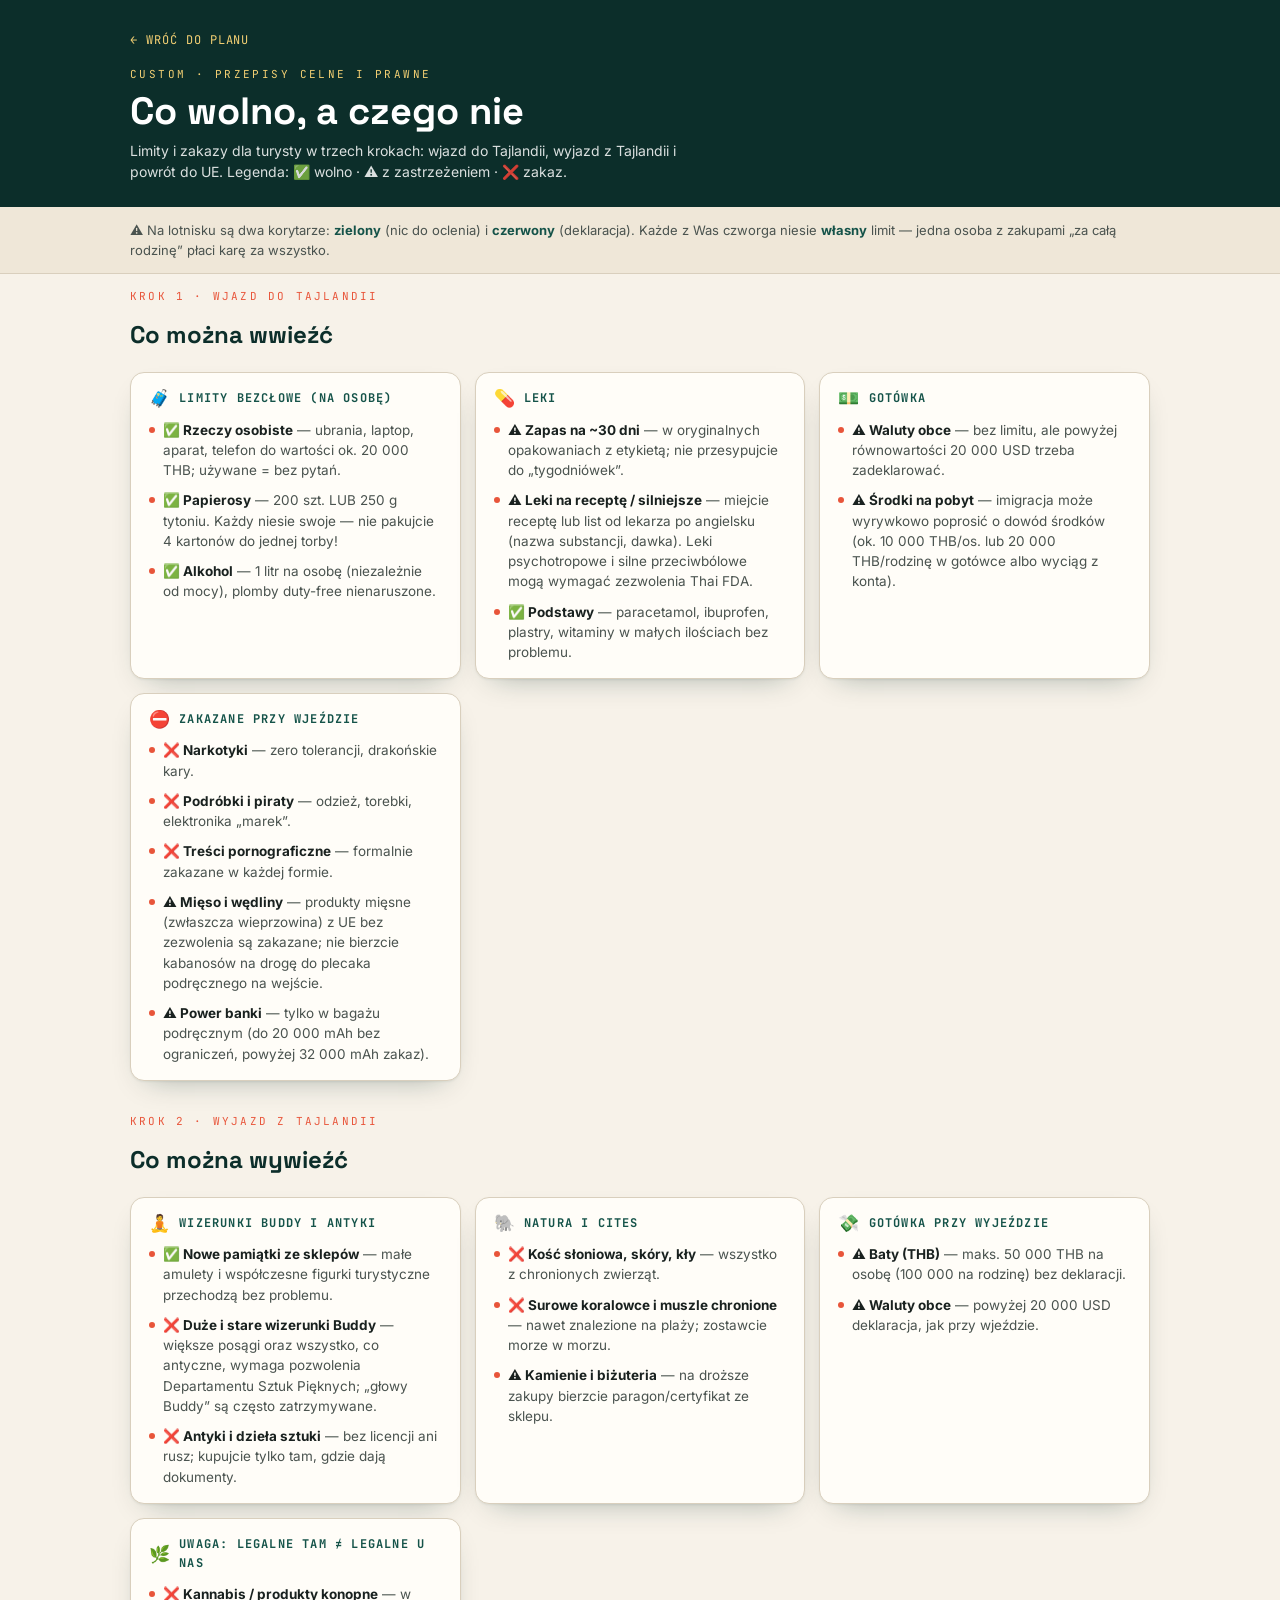
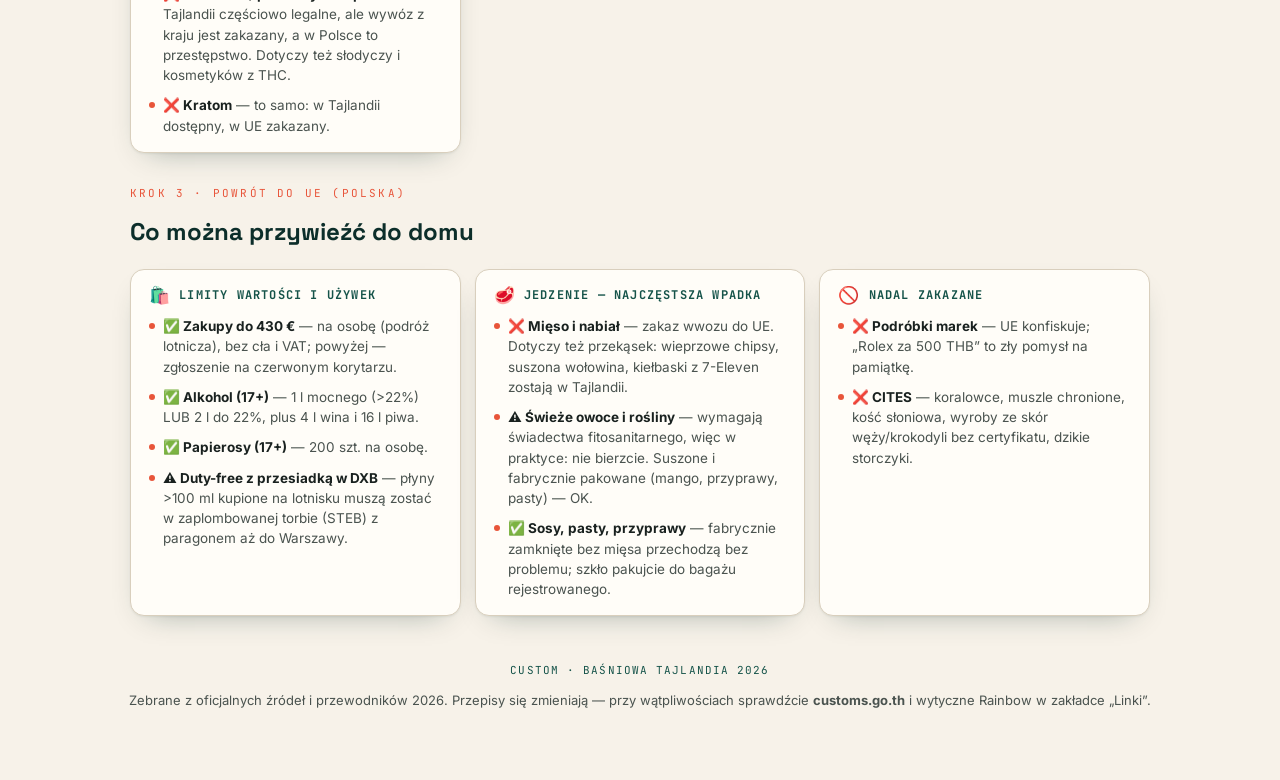
<file: celne.html>
<!DOCTYPE html>
<html lang="pl">
<head>
<meta charset="UTF-8">
<meta name="viewport" content="width=device-width, initial-scale=1.0">
<title>Cło i przepisy — Baśniowa Tajlandia 2026</title>
<meta property="og:type" content="website">
<meta property="og:title" content="Cło i przepisy — Baśniowa Tajlandia 2026">
<meta property="og:description" content="Co wolno wwieźć i wywieźć z Tajlandii, a co wpakuje Cię w kłopoty — limity, Buddy, gotówka i powrót do UE.">
<meta property="og:image" content="https://commons.wikimedia.org/wiki/Special:FilePath/Wat%20Rong%20Khun%20-%20Chiang%20Rai.jpg?width=1280">
<link rel="preconnect" href="https://fonts.googleapis.com">
<link rel="preconnect" href="https://fonts.gstatic.com" crossorigin>
<link href="https://fonts.googleapis.com/css2?family=Space+Grotesk:wght@400;500;600;700&family=Inter:wght@400;500;600;700&family=JetBrains+Mono:wght@400;500;700&display=swap" rel="stylesheet">
<link rel="stylesheet" href="style.css">
</head>
<body>

<header class="sub">
  <div class="wrap">
    <a class="sub__back" href="index.html">← Wróć do planu</a>
    <span class="sub__kicker">Custom · przepisy celne i prawne</span>
    <h1>Co wolno, a czego nie</h1>
    <p class="sub__lead">Limity i zakazy dla turysty w trzech krokach: wjazd do Tajlandii, wyjazd z Tajlandii i powrót do UE. Legenda: ✅ wolno · ⚠️ z zastrzeżeniem · ❌ zakaz.</p>
  </div>
</header>

<div class="sub__tipbar">
  <div class="wrap">⚠ Na lotnisku są dwa korytarze: <b>zielony</b> (nic do oclenia) i <b>czerwony</b> (deklaracja). Każde z Was czworga niesie <b>własny</b> limit — jedna osoba z zakupami „za całą rodzinę” płaci karę za wszystko.</div>
</div>

<main class="sub__main">
  <div class="wrap">

    <div class="pat__head">
      <span class="pat__tag">Krok 1 · wjazd do Tajlandii</span>
      <h2>Co można wwieźć</h2>
    </div>
    <div class="pat__grid">

      <div class="pat__cat">
        <h3><span style="font-size:17px;line-height:1">🧳</span>Limity bezcłowe (na osobę)</h3>
        <ul>
          <li><b>✅ Rzeczy osobiste</b> <span class="note">— ubrania, laptop, aparat, telefon do wartości ok. 20 000 THB; używane = bez pytań.</span></li>
          <li><b>✅ Papierosy</b> <span class="note">— 200 szt. LUB 250 g tytoniu. Każdy niesie swoje — nie pakujcie 4 kartonów do jednej torby!</span></li>
          <li><b>✅ Alkohol</b> <span class="note">— 1 litr na osobę (niezależnie od mocy), plomby duty-free nienaruszone.</span></li>
        </ul>
      </div>

      <div class="pat__cat">
        <h3><span style="font-size:17px;line-height:1">💊</span>Leki</h3>
        <ul>
          <li><b>⚠️ Zapas na ~30 dni</b> <span class="note">— w oryginalnych opakowaniach z etykietą; nie przesypujcie do „tygodniówek”.</span></li>
          <li><b>⚠️ Leki na receptę / silniejsze</b> <span class="note">— miejcie receptę lub list od lekarza po angielsku (nazwa substancji, dawka). Leki psychotropowe i silne przeciwbólowe mogą wymagać zezwolenia Thai FDA.</span></li>
          <li><b>✅ Podstawy</b> <span class="note">— paracetamol, ibuprofen, plastry, witaminy w małych ilościach bez problemu.</span></li>
        </ul>
      </div>

      <div class="pat__cat">
        <h3><span style="font-size:17px;line-height:1">💵</span>Gotówka</h3>
        <ul>
          <li><b>⚠️ Waluty obce</b> <span class="note">— bez limitu, ale powyżej równowartości 20 000 USD trzeba zadeklarować.</span></li>
          <li><b>⚠️ Środki na pobyt</b> <span class="note">— imigracja może wyrywkowo poprosić o dowód środków (ok. 10 000 THB/os. lub 20 000 THB/rodzinę w gotówce albo wyciąg z konta).</span></li>
        </ul>
      </div>

      <div class="pat__cat">
        <h3><span style="font-size:17px;line-height:1">⛔</span>Zakazane przy wjeździe</h3>
        <ul>
          <li><b>❌ Narkotyki</b> <span class="note">— zero tolerancji, drakońskie kary.</span></li>
          <li><b>❌ Podróbki i piraty</b> <span class="note">— odzież, torebki, elektronika „marek”.</span></li>
          <li><b>❌ Treści pornograficzne</b> <span class="note">— formalnie zakazane w każdej formie.</span></li>
          <li><b>⚠️ Mięso i wędliny</b> <span class="note">— produkty mięsne (zwłaszcza wieprzowina) z UE bez zezwolenia są zakazane; nie bierzcie kabanosów na drogę do plecaka podręcznego na wejście.</span></li>
          <li><b>⚠️ Power banki</b> <span class="note">— tylko w bagażu podręcznym (do 20 000 mAh bez ograniczeń, powyżej 32 000 mAh zakaz).</span></li>
        </ul>
      </div>

    </div>

    <div class="pat__head" style="margin-top:26px">
      <span class="pat__tag">Krok 2 · wyjazd z Tajlandii</span>
      <h2>Co można wywieźć</h2>
    </div>
    <div class="pat__grid">

      <div class="pat__cat">
        <h3><span style="font-size:17px;line-height:1">🧘</span>Wizerunki Buddy i antyki</h3>
        <ul>
          <li><b>✅ Nowe pamiątki ze sklepów</b> <span class="note">— małe amulety i współczesne figurki turystyczne przechodzą bez problemu.</span></li>
          <li><b>❌ Duże i stare wizerunki Buddy</b> <span class="note">— większe posągi oraz wszystko, co antyczne, wymaga pozwolenia Departamentu Sztuk Pięknych; „głowy Buddy” są często zatrzymywane.</span></li>
          <li><b>❌ Antyki i dzieła sztuki</b> <span class="note">— bez licencji ani rusz; kupujcie tylko tam, gdzie dają dokumenty.</span></li>
        </ul>
      </div>

      <div class="pat__cat">
        <h3><span style="font-size:17px;line-height:1">🐘</span>Natura i CITES</h3>
        <ul>
          <li><b>❌ Kość słoniowa, skóry, kły</b> <span class="note">— wszystko z chronionych zwierząt.</span></li>
          <li><b>❌ Surowe koralowce i muszle chronione</b> <span class="note">— nawet znalezione na plaży; zostawcie morze w morzu.</span></li>
          <li><b>⚠️ Kamienie i biżuteria</b> <span class="note">— na droższe zakupy bierzcie paragon/certyfikat ze sklepu.</span></li>
        </ul>
      </div>

      <div class="pat__cat">
        <h3><span style="font-size:17px;line-height:1">💸</span>Gotówka przy wyjeździe</h3>
        <ul>
          <li><b>⚠️ Baty (THB)</b> <span class="note">— maks. 50 000 THB na osobę (100 000 na rodzinę) bez deklaracji.</span></li>
          <li><b>⚠️ Waluty obce</b> <span class="note">— powyżej 20 000 USD deklaracja, jak przy wjeździe.</span></li>
        </ul>
      </div>

      <div class="pat__cat">
        <h3><span style="font-size:17px;line-height:1">🌿</span>Uwaga: legalne TAM ≠ legalne u nas</h3>
        <ul>
          <li><b>❌ Kannabis / produkty konopne</b> <span class="note">— w Tajlandii częściowo legalne, ale wywóz z kraju jest zakazany, a w Polsce to przestępstwo. Dotyczy też słodyczy i kosmetyków z THC.</span></li>
          <li><b>❌ Kratom</b> <span class="note">— to samo: w Tajlandii dostępny, w UE zakazany.</span></li>
        </ul>
      </div>

    </div>

    <div class="pat__head" style="margin-top:26px">
      <span class="pat__tag">Krok 3 · powrót do UE (Polska)</span>
      <h2>Co można przywieźć do domu</h2>
    </div>
    <div class="pat__grid">

      <div class="pat__cat">
        <h3><span style="font-size:17px;line-height:1">🛍️</span>Limity wartości i używek</h3>
        <ul>
          <li><b>✅ Zakupy do 430 €</b> <span class="note">— na osobę (podróż lotnicza), bez cła i VAT; powyżej — zgłoszenie na czerwonym korytarzu.</span></li>
          <li><b>✅ Alkohol (17+)</b> <span class="note">— 1 l mocnego (&gt;22%) LUB 2 l do 22%, plus 4 l wina i 16 l piwa.</span></li>
          <li><b>✅ Papierosy (17+)</b> <span class="note">— 200 szt. na osobę.</span></li>
          <li><b>⚠️ Duty-free z przesiadką w DXB</b> <span class="note">— płyny &gt;100 ml kupione na lotnisku muszą zostać w zaplombowanej torbie (STEB) z paragonem aż do Warszawy.</span></li>
        </ul>
      </div>

      <div class="pat__cat">
        <h3><span style="font-size:17px;line-height:1">🥩</span>Jedzenie — najczęstsza wpadka</h3>
        <ul>
          <li><b>❌ Mięso i nabiał</b> <span class="note">— zakaz wwozu do UE. Dotyczy też przekąsek: wieprzowe chipsy, suszona wołowina, kiełbaski z 7-Eleven zostają w Tajlandii.</span></li>
          <li><b>⚠️ Świeże owoce i rośliny</b> <span class="note">— wymagają świadectwa fitosanitarnego, więc w praktyce: nie bierzcie. Suszone i fabrycznie pakowane (mango, przyprawy, pasty) — OK.</span></li>
          <li><b>✅ Sosy, pasty, przyprawy</b> <span class="note">— fabrycznie zamknięte bez mięsa przechodzą bez problemu; szkło pakujcie do bagażu rejestrowanego.</span></li>
        </ul>
      </div>

      <div class="pat__cat">
        <h3><span style="font-size:17px;line-height:1">🚫</span>Nadal zakazane</h3>
        <ul>
          <li><b>❌ Podróbki marek</b> <span class="note">— UE konfiskuje; „Rolex za 500 THB” to zły pomysł na pamiątkę.</span></li>
          <li><b>❌ CITES</b> <span class="note">— koralowce, muszle chronione, kość słoniowa, wyroby ze skór węży/krokodyli bez certyfikatu, dzikie storczyki.</span></li>
        </ul>
      </div>

    </div>

  </div>
</main>

<footer>
  <div class="mono">Custom · Baśniowa Tajlandia 2026</div>
  <p style="margin-top:10px">Zebrane z oficjalnych źródeł i przewodników 2026. Przepisy się zmieniają — przy wątpliwościach sprawdźcie <b>customs.go.th</b> i wytyczne Rainbow w zakładce „Linki”.</p>
</footer>

</body>
</html>
</file>
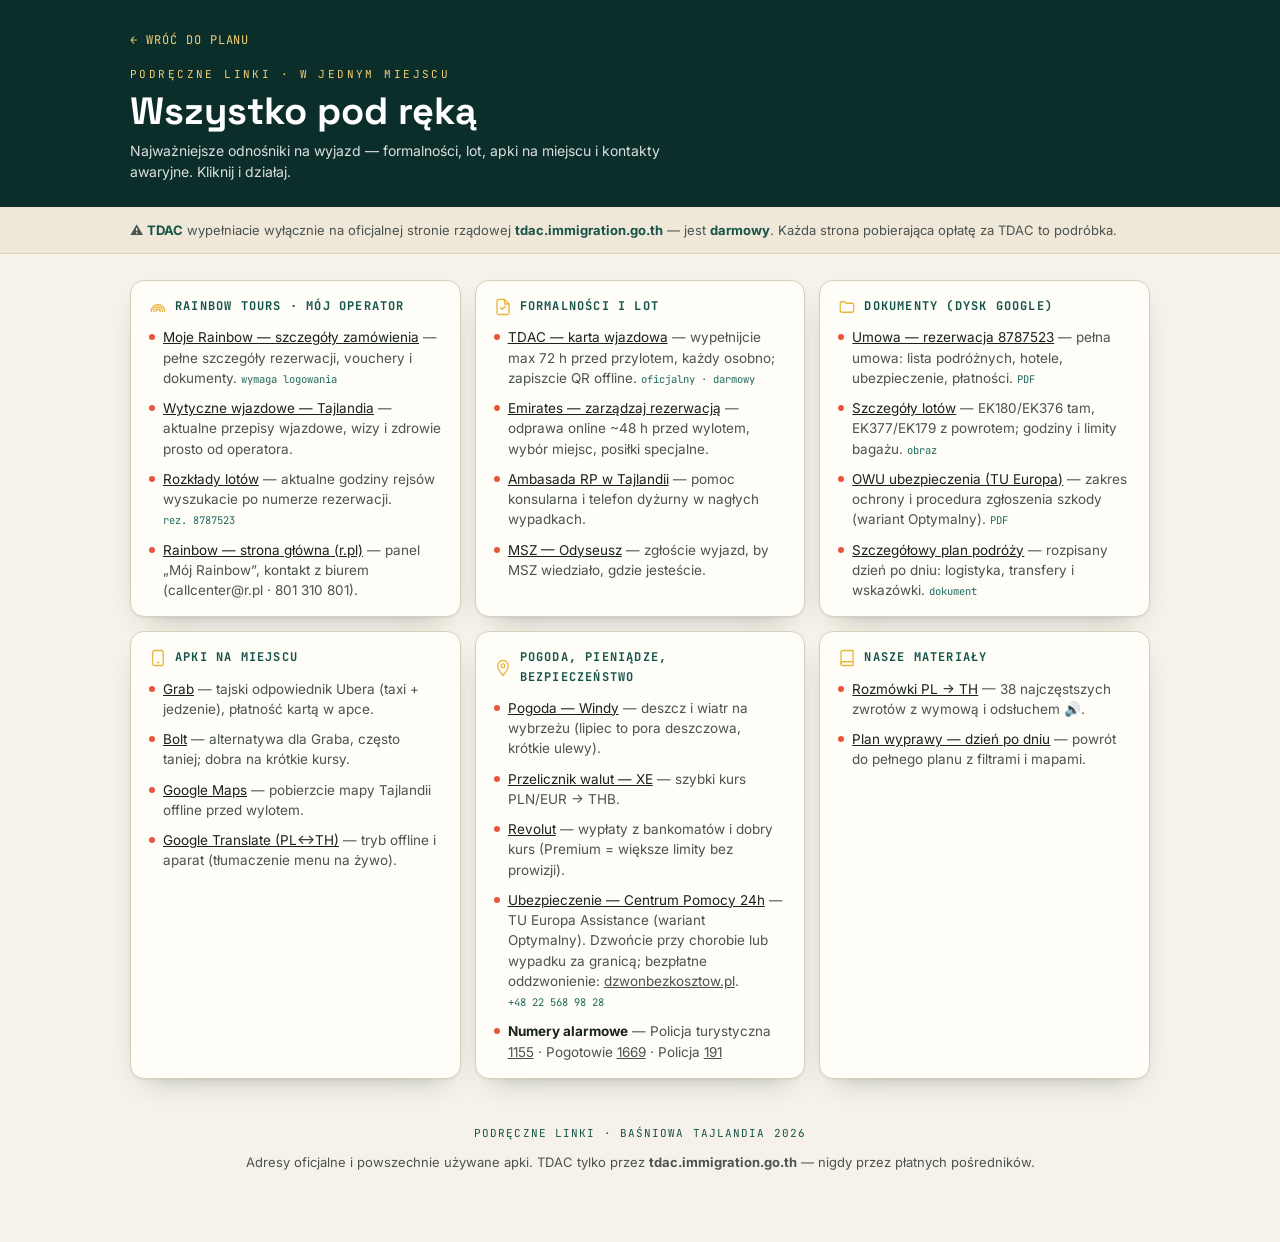
<file: linki.html>
<!DOCTYPE html>
<html lang="pl">
<head>
<meta charset="UTF-8">
<meta name="viewport" content="width=device-width, initial-scale=1.0">
<title>Podręczne linki — Baśniowa Tajlandia 2026</title>
<meta property="og:type" content="website">
<meta property="og:title" content="Podręczne linki — Baśniowa Tajlandia 2026">
<meta property="og:description" content="Najważniejsze odnośniki na wyjazd: TDAC, Emirates, apki, kursy walut i kontakty awaryjne.">
<meta property="og:image" content="https://commons.wikimedia.org/wiki/Special:FilePath/Wat%20Rong%20Khun%20-%20Chiang%20Rai.jpg?width=1280">
<link rel="preconnect" href="https://fonts.googleapis.com">
<link rel="preconnect" href="https://fonts.gstatic.com" crossorigin>
<link href="https://fonts.googleapis.com/css2?family=Space+Grotesk:wght@400;500;600;700&family=Inter:wght@400;500;600;700&family=JetBrains+Mono:wght@400;500;700&display=swap" rel="stylesheet">
<link rel="stylesheet" href="style.css">
</head>
<body>

<header class="sub">
  <div class="wrap">
    <a class="sub__back" href="index.html">← Wróć do planu</a>
    <span class="sub__kicker">Podręczne linki · w jednym miejscu</span>
    <h1>Wszystko pod ręką</h1>
    <p class="sub__lead">Najważniejsze odnośniki na wyjazd — formalności, lot, apki na miejscu i kontakty awaryjne. Kliknij i działaj.</p>
  </div>
</header>

<div class="sub__tipbar">
  <div class="wrap">⚠ <b>TDAC</b> wypełniacie wyłącznie na oficjalnej stronie rządowej <b>tdac.immigration.go.th</b> — jest <b>darmowy</b>. Każda strona pobierająca opłatę za TDAC to podróbka.</div>
</div>

<main class="sub__main">
  <div class="wrap">
    <div class="pat__grid">

      <div class="pat__cat">
        <h3><svg viewBox="0 0 24 24"><path d="M3 18a9 9 0 0 1 18 0"/><path d="M6 18a6 6 0 0 1 12 0"/><path d="M9 18a3 3 0 0 1 6 0"/></svg>Rainbow Tours · mój operator</h3>
        <ul>
          <li><a class="lnk" href="https://r.pl/moje-rainbow/zamowienie/8787523" target="_blank" rel="noopener">Moje Rainbow — szczegóły zamówienia</a> <span class="note">— pełne szczegóły rezerwacji, vouchery i dokumenty.</span> <span class="tag">wymaga logowania</span></li>
          <li><a class="lnk" href="https://r.pl/wytyczne/tajlandia" target="_blank" rel="noopener">Wytyczne wjazdowe — Tajlandia</a> <span class="note">— aktualne przepisy wjazdowe, wizy i zdrowie prosto od operatora.</span></li>
          <li><a class="lnk" href="https://r.pl/rozklady" target="_blank" rel="noopener">Rozkłady lotów</a> <span class="note">— aktualne godziny rejsów wyszukacie po numerze rezerwacji.</span> <span class="tag">rez. 8787523</span></li>
          <li><a class="lnk" href="https://r.pl/" target="_blank" rel="noopener">Rainbow — strona główna (r.pl)</a> <span class="note">— panel „Mój Rainbow”, kontakt z biurem (callcenter@r.pl · 801 310 801).</span></li>
        </ul>
      </div>

      <div class="pat__cat">
        <h3><svg viewBox="0 0 24 24"><path d="M14 2H6a2 2 0 0 0-2 2v16a2 2 0 0 0 2 2h12a2 2 0 0 0 2-2V8z"/><path d="M14 2v6h6M9 13l2 2 4-4"/></svg>Formalności i lot</h3>
        <ul>
          <li><a class="lnk" href="https://tdac.immigration.go.th" target="_blank" rel="noopener">TDAC — karta wjazdowa</a> <span class="note">— wypełnijcie max 72 h przed przylotem, każdy osobno; zapiszcie QR offline.</span> <span class="tag">oficjalny · darmowy</span></li>
          <li><a class="lnk" href="https://www.emirates.com/pl/polish/manage-booking/" target="_blank" rel="noopener">Emirates — zarządzaj rezerwacją</a> <span class="note">— odprawa online ~48 h przed wylotem, wybór miejsc, posiłki specjalne.</span></li>
          <li><a class="lnk" href="https://www.gov.pl/web/tajlandia" target="_blank" rel="noopener">Ambasada RP w Tajlandii</a> <span class="note">— pomoc konsularna i telefon dyżurny w nagłych wypadkach.</span></li>
          <li><a class="lnk" href="https://odyseusz.msz.gov.pl/" target="_blank" rel="noopener">MSZ — Odyseusz</a> <span class="note">— zgłoście wyjazd, by MSZ wiedziało, gdzie jesteście.</span></li>
        </ul>
      </div>

      <div class="pat__cat">
        <h3><svg viewBox="0 0 24 24"><path d="M3 7a2 2 0 0 1 2-2h4l2 2h8a2 2 0 0 1 2 2v8a2 2 0 0 1-2 2H5a2 2 0 0 1-2-2z"/></svg>Dokumenty (Dysk Google)</h3>
        <ul>
          <li><a class="lnk" href="https://drive.google.com/file/d/1cNpaJr1G52BQyL89qZ-jvJ5zVd7SbMkx/view" target="_blank" rel="noopener">Umowa — rezerwacja 8787523</a> <span class="note">— pełna umowa: lista podróżnych, hotele, ubezpieczenie, płatności.</span> <span class="tag">PDF</span></li>
          <li><a class="lnk" href="https://drive.google.com/file/d/1j_KRoeyN10EDiy05lHIEudN37BUc20qf/view" target="_blank" rel="noopener">Szczegóły lotów</a> <span class="note">— EK180/EK376 tam, EK377/EK179 z powrotem; godziny i limity bagażu.</span> <span class="tag">obraz</span></li>
          <li><a class="lnk" href="https://drive.google.com/file/d/15Yo2XKbcoiDNwk1i9mazKbND7QLLB-ep/view" target="_blank" rel="noopener">OWU ubezpieczenia (TU Europa)</a> <span class="note">— zakres ochrony i procedura zgłoszenia szkody (wariant Optymalny).</span> <span class="tag">PDF</span></li>
          <li><a class="lnk" href="https://docs.google.com/document/d/11wuFcBazXzFJgLMEgaHhd2ydJr6wsDTr7Zg1G_mePaQ/edit" target="_blank" rel="noopener">Szczegółowy plan podróży</a> <span class="note">— rozpisany dzień po dniu: logistyka, transfery i wskazówki.</span> <span class="tag">dokument</span></li>
        </ul>
      </div>

      <div class="pat__cat">
        <h3><svg viewBox="0 0 24 24"><rect x="5" y="2" width="14" height="20" rx="2.5"/><path d="M11 18h2"/></svg>Apki na miejscu</h3>
        <ul>
          <li><a class="lnk" href="https://www.grab.com/th/en/" target="_blank" rel="noopener">Grab</a> <span class="note">— tajski odpowiednik Ubera (taxi + jedzenie), płatność kartą w apce.</span></li>
          <li><a class="lnk" href="https://bolt.eu/" target="_blank" rel="noopener">Bolt</a> <span class="note">— alternatywa dla Graba, często taniej; dobra na krótkie kursy.</span></li>
          <li><a class="lnk" href="https://maps.google.com/" target="_blank" rel="noopener">Google Maps</a> <span class="note">— pobierzcie mapy Tajlandii offline przed wylotem.</span></li>
          <li><a class="lnk" href="https://translate.google.com/?sl=pl&amp;tl=th" target="_blank" rel="noopener">Google Translate (PL↔TH)</a> <span class="note">— tryb offline i aparat (tłumaczenie menu na żywo).</span></li>
        </ul>
      </div>

      <div class="pat__cat">
        <h3><svg viewBox="0 0 24 24"><path d="M12 2a7 7 0 0 0-7 7c0 5 7 13 7 13s7-8 7-13a7 7 0 0 0-7-7z"/><circle cx="12" cy="9" r="2.5"/></svg>Pogoda, pieniądze, bezpieczeństwo</h3>
        <ul>
          <li><a class="lnk" href="https://www.windy.com/" target="_blank" rel="noopener">Pogoda — Windy</a> <span class="note">— deszcz i wiatr na wybrzeżu (lipiec to pora deszczowa, krótkie ulewy).</span></li>
          <li><a class="lnk" href="https://www.xe.com/currencyconverter/" target="_blank" rel="noopener">Przelicznik walut — XE</a> <span class="note">— szybki kurs PLN/EUR → THB.</span></li>
          <li><a class="lnk" href="https://www.revolut.com/" target="_blank" rel="noopener">Revolut</a> <span class="note">— wypłaty z bankomatów i dobry kurs (Premium = większe limity bez prowizji).</span></li>
          <li><a class="lnk" href="tel:+48225689828">Ubezpieczenie — Centrum Pomocy 24h</a> <span class="note">— TU Europa Assistance (wariant Optymalny). Dzwońcie przy chorobie lub wypadku za granicą; bezpłatne oddzwonienie: <a class="lnk" href="https://tueuropa.dzwonbezkosztow.pl" target="_blank" rel="noopener">dzwonbezkosztow.pl</a>.</span> <span class="tag">+48 22 568 98 28</span></li>
          <li><b>Numery alarmowe</b> <span class="note">— Policja turystyczna <a class="lnk" href="tel:1155">1155</a> · Pogotowie <a class="lnk" href="tel:1669">1669</a> · Policja <a class="lnk" href="tel:191">191</a></span></li>
        </ul>
      </div>

      <div class="pat__cat">
        <h3><svg viewBox="0 0 24 24"><path d="M4 19.5A2.5 2.5 0 0 1 6.5 17H20"/><path d="M6.5 2H20v20H6.5A2.5 2.5 0 0 1 4 19.5v-15A2.5 2.5 0 0 1 6.5 2z"/></svg>Nasze materiały</h3>
        <ul>
          <li><a class="lnk" href="rozmowki.html">Rozmówki PL → TH</a> <span class="note">— 38 najczęstszych zwrotów z wymową i odsłuchem 🔊.</span></li>
          <li><a class="lnk" href="index.html">Plan wyprawy — dzień po dniu</a> <span class="note">— powrót do pełnego planu z filtrami i mapami.</span></li>
        </ul>
      </div>

    </div>
  </div>
</main>

<footer>
  <div class="mono">Podręczne linki · Baśniowa Tajlandia 2026</div>
  <p style="margin-top:10px">Adresy oficjalne i powszechnie używane apki. TDAC tylko przez <b>tdac.immigration.go.th</b> — nigdy przez płatnych pośredników.</p>
</footer>

</body>
</html>
</file>
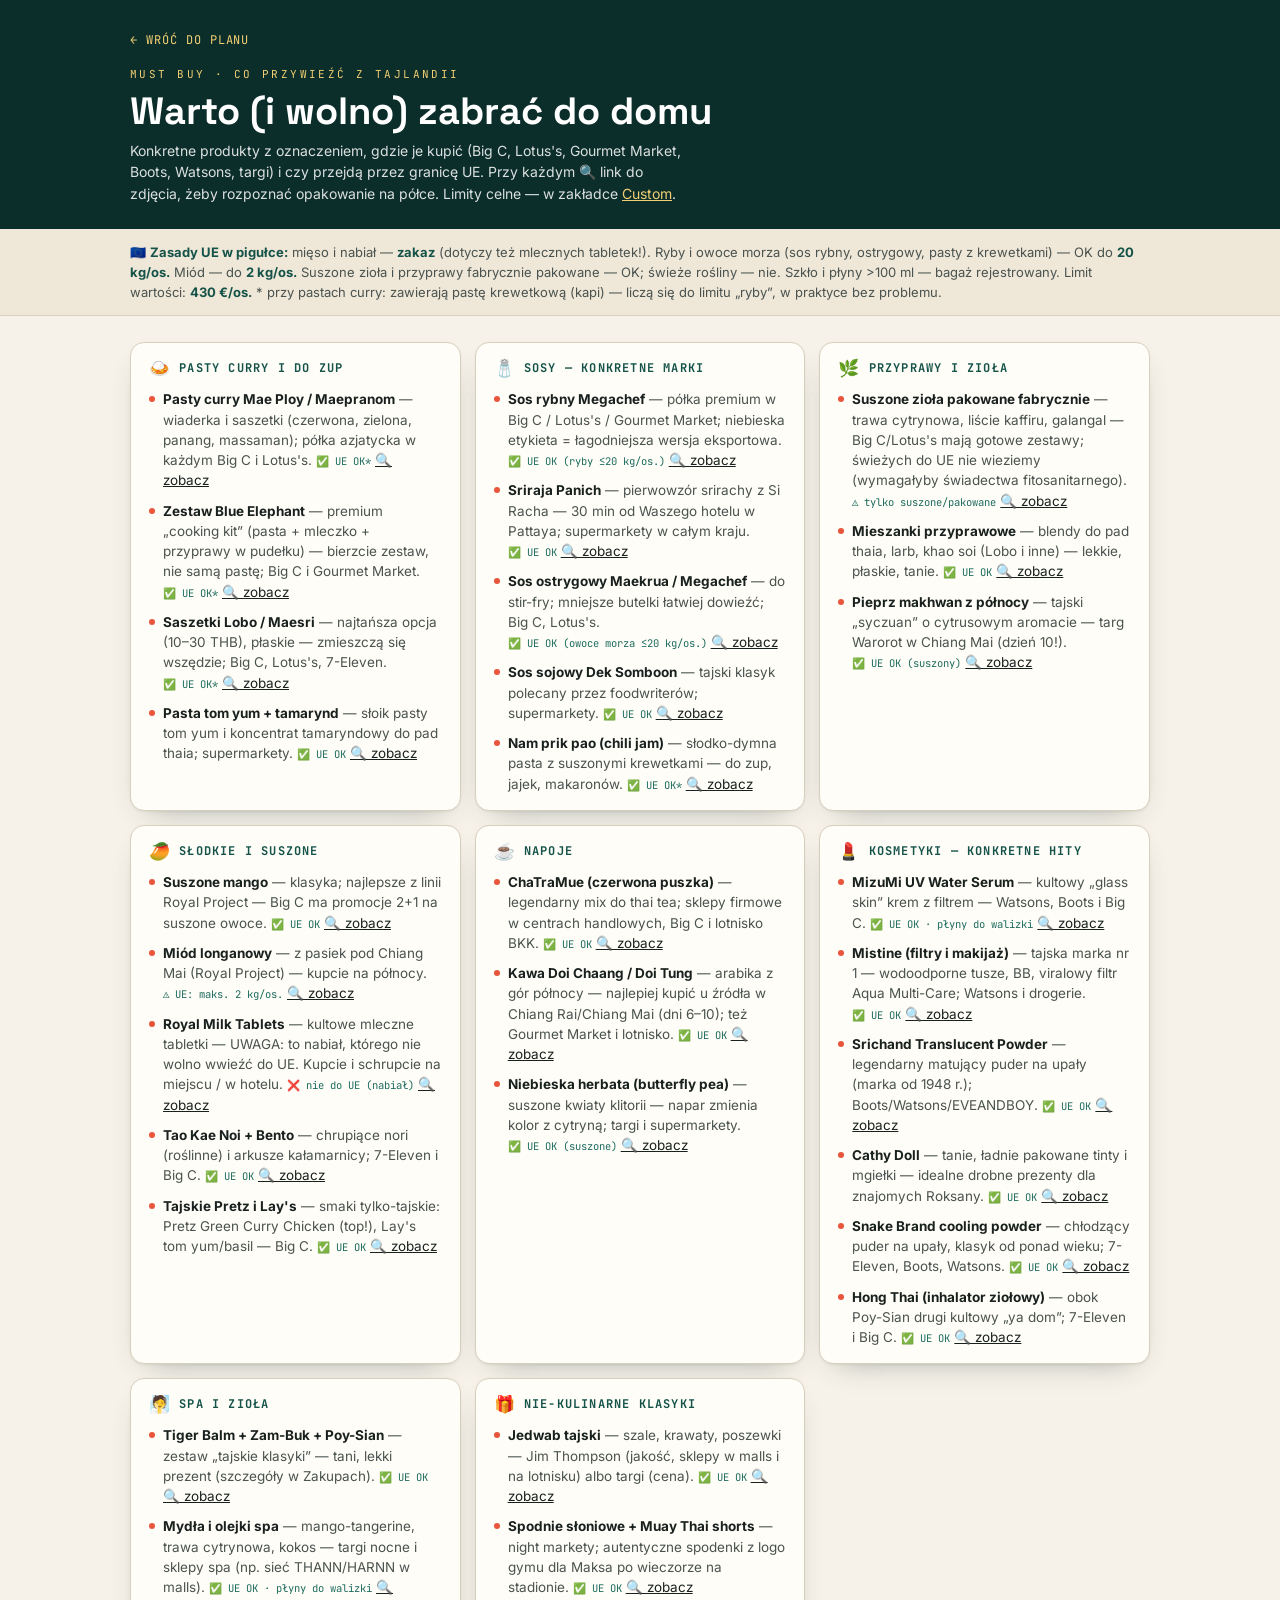
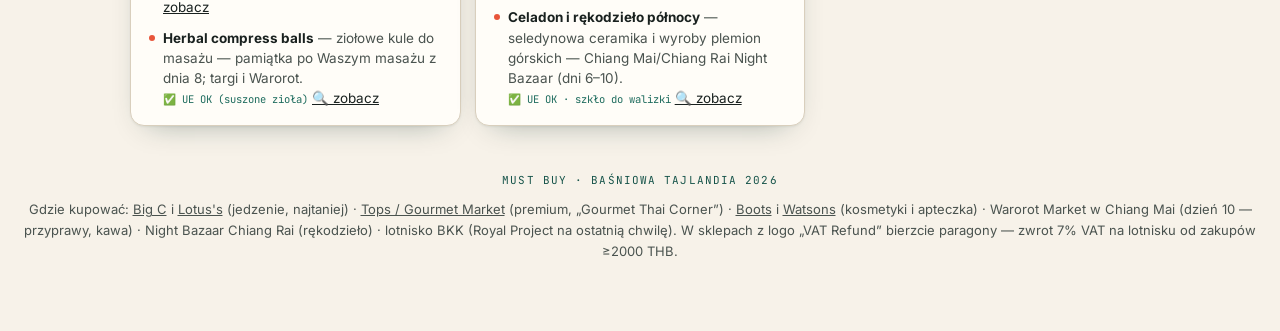
<file: mustbuy.html>
<!DOCTYPE html>
<html lang="pl">
<head>
<meta charset="UTF-8">
<meta name="viewport" content="width=device-width, initial-scale=1.0">
<title>Must buy — Baśniowa Tajlandia 2026</title>
<meta property="og:type" content="website">
<meta property="og:title" content="Must buy — Baśniowa Tajlandia 2026">
<meta property="og:description" content="Co warto (i wolno) przywieźć z Tajlandii: konkretne sosy, pasty, kawa, kosmetyki — gdzie kupić i co przejdzie przez granicę UE.">
<meta property="og:image" content="https://commons.wikimedia.org/wiki/Special:FilePath/Wat%20Rong%20Khun%20-%20Chiang%20Rai.jpg?width=1280">
<link rel="preconnect" href="https://fonts.googleapis.com">
<link rel="preconnect" href="https://fonts.gstatic.com" crossorigin>
<link href="https://fonts.googleapis.com/css2?family=Space+Grotesk:wght@400;500;600;700&family=Inter:wght@400;500;600;700&family=JetBrains+Mono:wght@400;500;700&display=swap" rel="stylesheet">
<link rel="stylesheet" href="style.css">
</head>
<body>

<header class="sub">
  <div class="wrap">
    <a class="sub__back" href="index.html">← Wróć do planu</a>
    <span class="sub__kicker">Must buy · co przywieźć z Tajlandii</span>
    <h1>Warto (i wolno) zabrać do domu</h1>
    <p class="sub__lead">Konkretne produkty z oznaczeniem, gdzie je kupić (Big C, Lotus's, Gourmet Market, Boots, Watsons, targi) i czy przejdą przez granicę UE. Przy każdym 🔍 link do zdjęcia, żeby rozpoznać opakowanie na półce. Limity celne — w zakładce <a class="lnk" href="celne.html" style="color:var(--gold-soft)">Custom</a>.</p>
  </div>
</header>

<div class="sub__tipbar">
  <div class="wrap">🇪🇺 <b>Zasady UE w pigułce:</b> mięso i nabiał — <b>zakaz</b> (dotyczy też mlecznych tabletek!). Ryby i owoce morza (sos rybny, ostrygowy, pasty z krewetkami) — OK do <b>20 kg/os.</b> Miód — do <b>2 kg/os.</b> Suszone zioła i przyprawy fabrycznie pakowane — OK; świeże rośliny — nie. Szkło i płyny &gt;100 ml — bagaż rejestrowany. Limit wartości: <b>430 €/os.</b> * przy pastach curry: zawierają pastę krewetkową (kapi) — liczą się do limitu „ryby”, w praktyce bez problemu.</div>
</div>

<main class="sub__main">
  <div class="wrap">
    <div class="pat__grid">

      <div class="pat__cat">
        <h3><span style="font-size:17px;line-height:1">🍛</span>Pasty curry i do zup</h3>
        <ul>
          <li><b>Pasty curry Mae Ploy / Maepranom</b> <span class="note">— wiaderka i saszetki (czerwona, zielona, panang, massaman); półka azjatycka w każdym Big C i Lotus's.</span> <span class="tag">✅ UE OK*</span> <a class="lnk" href="https://www.google.com/search?tbm=isch&amp;q=Mae%20Ploy%20curry%20paste%20Thailand" target="_blank" rel="noopener">🔍 zobacz</a></li>
          <li><b>Zestaw Blue Elephant</b> <span class="note">— premium „cooking kit” (pasta + mleczko + przyprawy w pudełku) — bierzcie zestaw, nie samą pastę; Big C i Gourmet Market.</span> <span class="tag">✅ UE OK*</span> <a class="lnk" href="https://www.google.com/search?tbm=isch&amp;q=Blue%20Elephant%20green%20curry%20cooking%20kit%20Thailand" target="_blank" rel="noopener">🔍 zobacz</a></li>
          <li><b>Saszetki Lobo / Maesri</b> <span class="note">— najtańsza opcja (10–30 THB), płaskie — zmieszczą się wszędzie; Big C, Lotus's, 7-Eleven.</span> <span class="tag">✅ UE OK*</span> <a class="lnk" href="https://www.google.com/search?tbm=isch&amp;q=Lobo%20Maesri%20curry%20paste%20sachet%20Thailand" target="_blank" rel="noopener">🔍 zobacz</a></li>
          <li><b>Pasta tom yum + tamarynd</b> <span class="note">— słoik pasty tom yum i koncentrat tamaryndowy do pad thaia; supermarkety.</span> <span class="tag">✅ UE OK</span> <a class="lnk" href="https://www.google.com/search?tbm=isch&amp;q=tom%20yum%20paste%20tamarind%20concentrate%20Thailand" target="_blank" rel="noopener">🔍 zobacz</a></li>
        </ul>
      </div>

      <div class="pat__cat">
        <h3><span style="font-size:17px;line-height:1">🧂</span>Sosy — konkretne marki</h3>
        <ul>
          <li><b>Sos rybny Megachef</b> <span class="note">— półka premium w Big C / Lotus's / Gourmet Market; niebieska etykieta = łagodniejsza wersja eksportowa.</span> <span class="tag">✅ UE OK (ryby ≤20 kg/os.)</span> <a class="lnk" href="https://www.google.com/search?tbm=isch&amp;q=Megachef%20fish%20sauce%20blue%20label" target="_blank" rel="noopener">🔍 zobacz</a></li>
          <li><b>Sriraja Panich</b> <span class="note">— pierwowzór srirachy z Si Racha — 30 min od Waszego hotelu w Pattaya; supermarkety w całym kraju.</span> <span class="tag">✅ UE OK</span> <a class="lnk" href="https://www.google.com/search?tbm=isch&amp;q=Sriraja%20Panich%20sriracha%20Thailand" target="_blank" rel="noopener">🔍 zobacz</a></li>
          <li><b>Sos ostrygowy Maekrua / Megachef</b> <span class="note">— do stir-fry; mniejsze butelki łatwiej dowieźć; Big C, Lotus's.</span> <span class="tag">✅ UE OK (owoce morza ≤20 kg/os.)</span> <a class="lnk" href="https://www.google.com/search?tbm=isch&amp;q=Maekrua%20oyster%20sauce%20Thailand" target="_blank" rel="noopener">🔍 zobacz</a></li>
          <li><b>Sos sojowy Dek Somboon</b> <span class="note">— tajski klasyk polecany przez foodwriterów; supermarkety.</span> <span class="tag">✅ UE OK</span> <a class="lnk" href="https://www.google.com/search?tbm=isch&amp;q=Dek%20Somboon%20soy%20sauce%20Thailand" target="_blank" rel="noopener">🔍 zobacz</a></li>
          <li><b>Nam prik pao (chili jam)</b> <span class="note">— słodko-dymna pasta z suszonymi krewetkami — do zup, jajek, makaronów.</span> <span class="tag">✅ UE OK*</span> <a class="lnk" href="https://www.google.com/search?tbm=isch&amp;q=nam%20prik%20pao%20chili%20jam%20jar%20Thailand" target="_blank" rel="noopener">🔍 zobacz</a></li>
        </ul>
      </div>

      <div class="pat__cat">
        <h3><span style="font-size:17px;line-height:1">🌿</span>Przyprawy i zioła</h3>
        <ul>
          <li><b>Suszone zioła pakowane fabrycznie</b> <span class="note">— trawa cytrynowa, liście kaffiru, galangal — Big C/Lotus's mają gotowe zestawy; świeżych do UE nie wieziemy (wymagałyby świadectwa fitosanitarnego).</span> <span class="tag">⚠️ tylko suszone/pakowane</span> <a class="lnk" href="https://www.google.com/search?tbm=isch&amp;q=dried%20lemongrass%20kaffir%20lime%20galangal%20packed%20Thailand" target="_blank" rel="noopener">🔍 zobacz</a></li>
          <li><b>Mieszanki przyprawowe</b> <span class="note">— blendy do pad thaia, larb, khao soi (Lobo i inne) — lekkie, płaskie, tanie.</span> <span class="tag">✅ UE OK</span> <a class="lnk" href="https://www.google.com/search?tbm=isch&amp;q=Thai%20spice%20mix%20pad%20thai%20larb%20seasoning" target="_blank" rel="noopener">🔍 zobacz</a></li>
          <li><b>Pieprz makhwan z północy</b> <span class="note">— tajski „syczuan” o cytrusowym aromacie — targ Warorot w Chiang Mai (dzień 10!).</span> <span class="tag">✅ UE OK (suszony)</span> <a class="lnk" href="https://www.google.com/search?tbm=isch&amp;q=makhwan%20pepper%20northern%20Thailand" target="_blank" rel="noopener">🔍 zobacz</a></li>
        </ul>
      </div>

      <div class="pat__cat">
        <h3><span style="font-size:17px;line-height:1">🥭</span>Słodkie i suszone</h3>
        <ul>
          <li><b>Suszone mango</b> <span class="note">— klasyka; najlepsze z linii Royal Project — Big C ma promocje 2+1 na suszone owoce.</span> <span class="tag">✅ UE OK</span> <a class="lnk" href="https://www.google.com/search?tbm=isch&amp;q=dried%20mango%20Royal%20Project%20Thailand" target="_blank" rel="noopener">🔍 zobacz</a></li>
          <li><b>Miód longanowy</b> <span class="note">— z pasiek pod Chiang Mai (Royal Project) — kupcie na północy.</span> <span class="tag">⚠️ UE: maks. 2 kg/os.</span> <a class="lnk" href="https://www.google.com/search?tbm=isch&amp;q=longan%20honey%20Royal%20Project%20Thailand" target="_blank" rel="noopener">🔍 zobacz</a></li>
          <li><b>Royal Milk Tablets</b> <span class="note">— kultowe mleczne tabletki — UWAGA: to nabiał, którego nie wolno wwieźć do UE. Kupcie i schrupcie na miejscu / w hotelu.</span> <span class="tag">❌ nie do UE (nabiał)</span> <a class="lnk" href="https://www.google.com/search?tbm=isch&amp;q=Royal%20milk%20tablets%20Thailand" target="_blank" rel="noopener">🔍 zobacz</a></li>
          <li><b>Tao Kae Noi + Bento</b> <span class="note">— chrupiące nori (roślinne) i arkusze kałamarnicy; 7-Eleven i Big C.</span> <span class="tag">✅ UE OK</span> <a class="lnk" href="https://www.google.com/search?tbm=isch&amp;q=Tao%20Kae%20Noi%20Bento%20snack%20Thailand" target="_blank" rel="noopener">🔍 zobacz</a></li>
          <li><b>Tajskie Pretz i Lay's</b> <span class="note">— smaki tylko-tajskie: Pretz Green Curry Chicken (top!), Lay's tom yum/basil — Big C.</span> <span class="tag">✅ UE OK</span> <a class="lnk" href="https://www.google.com/search?tbm=isch&amp;q=Thai%20Pretz%20green%20curry%20Lays%20flavors" target="_blank" rel="noopener">🔍 zobacz</a></li>
        </ul>
      </div>

      <div class="pat__cat">
        <h3><span style="font-size:17px;line-height:1">☕</span>Napoje</h3>
        <ul>
          <li><b>ChaTraMue (czerwona puszka)</b> <span class="note">— legendarny mix do thai tea; sklepy firmowe w centrach handlowych, Big C i lotnisko BKK.</span> <span class="tag">✅ UE OK</span> <a class="lnk" href="https://www.google.com/search?tbm=isch&amp;q=ChaTraMue%20Thai%20tea%20mix%20red%20can" target="_blank" rel="noopener">🔍 zobacz</a></li>
          <li><b>Kawa Doi Chaang / Doi Tung</b> <span class="note">— arabika z gór północy — najlepiej kupić u źródła w Chiang Rai/Chiang Mai (dni 6–10); też Gourmet Market i lotnisko.</span> <span class="tag">✅ UE OK</span> <a class="lnk" href="https://www.google.com/search?tbm=isch&amp;q=Doi%20Chaang%20Doi%20Tung%20coffee%20Thailand" target="_blank" rel="noopener">🔍 zobacz</a></li>
          <li><b>Niebieska herbata (butterfly pea)</b> <span class="note">— suszone kwiaty klitorii — napar zmienia kolor z cytryną; targi i supermarkety.</span> <span class="tag">✅ UE OK (suszone)</span> <a class="lnk" href="https://www.google.com/search?tbm=isch&amp;q=butterfly%20pea%20flower%20tea%20Thailand" target="_blank" rel="noopener">🔍 zobacz</a></li>
        </ul>
      </div>

      <div class="pat__cat">
        <h3><span style="font-size:17px;line-height:1">💄</span>Kosmetyki — konkretne hity</h3>
        <ul>
          <li><b>MizuMi UV Water Serum</b> <span class="note">— kultowy „glass skin” krem z filtrem — Watsons, Boots i Big C.</span> <span class="tag">✅ UE OK · płyny do walizki</span> <a class="lnk" href="https://www.google.com/search?tbm=isch&amp;q=MizuMi%20UV%20Water%20Serum%20sunscreen%20Thailand" target="_blank" rel="noopener">🔍 zobacz</a></li>
          <li><b>Mistine (filtry i makijaż)</b> <span class="note">— tajska marka nr 1 — wodoodporne tusze, BB, viralowy filtr Aqua Multi-Care; Watsons i drogerie.</span> <span class="tag">✅ UE OK</span> <a class="lnk" href="https://www.google.com/search?tbm=isch&amp;q=Mistine%20Aqua%20sunscreen%20makeup%20Thailand" target="_blank" rel="noopener">🔍 zobacz</a></li>
          <li><b>Srichand Translucent Powder</b> <span class="note">— legendarny matujący puder na upały (marka od 1948 r.); Boots/Watsons/EVEANDBOY.</span> <span class="tag">✅ UE OK</span> <a class="lnk" href="https://www.google.com/search?tbm=isch&amp;q=Srichand%20translucent%20powder%20Thailand" target="_blank" rel="noopener">🔍 zobacz</a></li>
          <li><b>Cathy Doll</b> <span class="note">— tanie, ładnie pakowane tinty i mgiełki — idealne drobne prezenty dla znajomych Roksany.</span> <span class="tag">✅ UE OK</span> <a class="lnk" href="https://www.google.com/search?tbm=isch&amp;q=Cathy%20Doll%20lip%20tint%20Thailand" target="_blank" rel="noopener">🔍 zobacz</a></li>
          <li><b>Snake Brand cooling powder</b> <span class="note">— chłodzący puder na upały, klasyk od ponad wieku; 7-Eleven, Boots, Watsons.</span> <span class="tag">✅ UE OK</span> <a class="lnk" href="https://www.google.com/search?tbm=isch&amp;q=Snake%20Brand%20prickly%20heat%20cooling%20powder" target="_blank" rel="noopener">🔍 zobacz</a></li>
          <li><b>Hong Thai (inhalator ziołowy)</b> <span class="note">— obok Poy-Sian drugi kultowy „ya dom”; 7-Eleven i Big C.</span> <span class="tag">✅ UE OK</span> <a class="lnk" href="https://www.google.com/search?tbm=isch&amp;q=Hong%20Thai%20herbal%20inhaler%20Thailand" target="_blank" rel="noopener">🔍 zobacz</a></li>
        </ul>
      </div>

      <div class="pat__cat">
        <h3><span style="font-size:17px;line-height:1">🧖</span>Spa i zioła</h3>
        <ul>
          <li><b>Tiger Balm + Zam-Buk + Poy-Sian</b> <span class="note">— zestaw „tajskie klasyki” — tani, lekki prezent (szczegóły w Zakupach).</span> <span class="tag">✅ UE OK</span> <a class="lnk" href="https://www.google.com/search?tbm=isch&amp;q=Tiger%20Balm%20Zam-Buk%20Poy-Sian%20Thailand" target="_blank" rel="noopener">🔍 zobacz</a></li>
          <li><b>Mydła i olejki spa</b> <span class="note">— mango-tangerine, trawa cytrynowa, kokos — targi nocne i sklepy spa (np. sieć THANN/HARNN w malls).</span> <span class="tag">✅ UE OK · płyny do walizki</span> <a class="lnk" href="https://www.google.com/search?tbm=isch&amp;q=Thai%20herbal%20soap%20spa%20oil%20brands" target="_blank" rel="noopener">🔍 zobacz</a></li>
          <li><b>Herbal compress balls</b> <span class="note">— ziołowe kule do masażu — pamiątka po Waszym masażu z dnia 8; targi i Warorot.</span> <span class="tag">✅ UE OK (suszone zioła)</span> <a class="lnk" href="https://www.google.com/search?tbm=isch&amp;q=Thai%20herbal%20compress%20ball" target="_blank" rel="noopener">🔍 zobacz</a></li>
        </ul>
      </div>

      <div class="pat__cat">
        <h3><span style="font-size:17px;line-height:1">🎁</span>Nie-kulinarne klasyki</h3>
        <ul>
          <li><b>Jedwab tajski</b> <span class="note">— szale, krawaty, poszewki — Jim Thompson (jakość, sklepy w malls i na lotnisku) albo targi (cena).</span> <span class="tag">✅ UE OK</span> <a class="lnk" href="https://www.google.com/search?tbm=isch&amp;q=Thai%20silk%20scarf%20Jim%20Thompson" target="_blank" rel="noopener">🔍 zobacz</a></li>
          <li><b>Spodnie słoniowe + Muay Thai shorts</b> <span class="note">— night markety; autentyczne spodenki z logo gymu dla Maksa po wieczorze na stadionie.</span> <span class="tag">✅ UE OK</span> <a class="lnk" href="https://www.google.com/search?tbm=isch&amp;q=elephant%20pants%20Muay%20Thai%20shorts%20Thailand" target="_blank" rel="noopener">🔍 zobacz</a></li>
          <li><b>Celadon i rękodzieło północy</b> <span class="note">— seledynowa ceramika i wyroby plemion górskich — Chiang Mai/Chiang Rai Night Bazaar (dni 6–10).</span> <span class="tag">✅ UE OK · szkło do walizki</span> <a class="lnk" href="https://www.google.com/search?tbm=isch&amp;q=celadon%20ceramics%20Chiang%20Mai" target="_blank" rel="noopener">🔍 zobacz</a></li>
        </ul>
      </div>

    </div>
  </div>
</main>

<footer>
  <div class="mono">Must buy · Baśniowa Tajlandia 2026</div>
  <p style="margin-top:10px">Gdzie kupować: <a class="lnk" href="https://www.bigc.co.th/en" target="_blank" rel="noopener">Big C</a> i <a class="lnk" href="https://www.lotuss.com/en" target="_blank" rel="noopener">Lotus's</a> (jedzenie, najtaniej) · <a class="lnk" href="https://www.tops.co.th/en" target="_blank" rel="noopener">Tops / Gourmet Market</a> (premium, „Gourmet Thai Corner”) · <a class="lnk" href="https://www.boots.co.th/en/" target="_blank" rel="noopener">Boots</a> i <a class="lnk" href="https://www.watsons.co.th/en/" target="_blank" rel="noopener">Watsons</a> (kosmetyki i apteczka) · Warorot Market w Chiang Mai (dzień 10 — przyprawy, kawa) · Night Bazaar Chiang Rai (rękodzieło) · lotnisko BKK (Royal Project na ostatnią chwilę). W sklepach z logo „VAT Refund” bierzcie paragony — zwrot 7% VAT na lotnisku od zakupów ≥2000 THB.</p>
</footer>

</body>
</html>
</file>
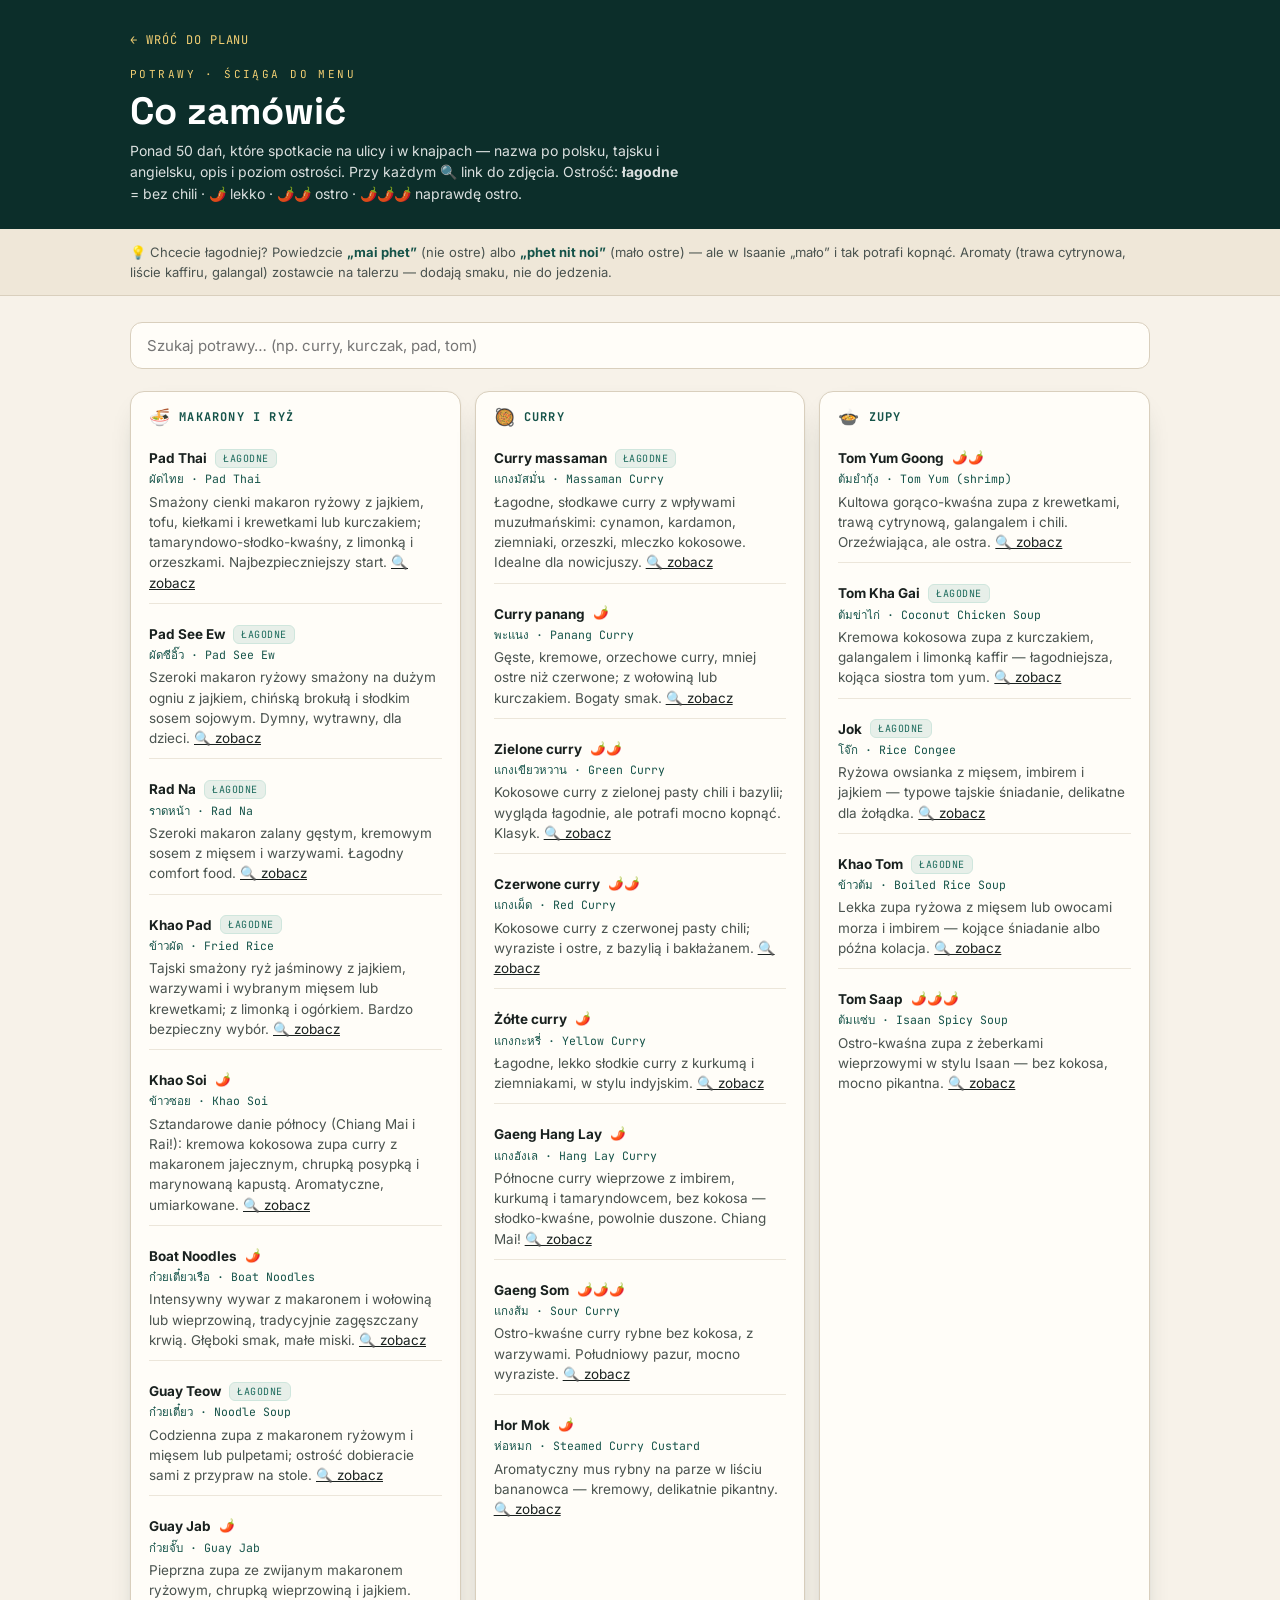
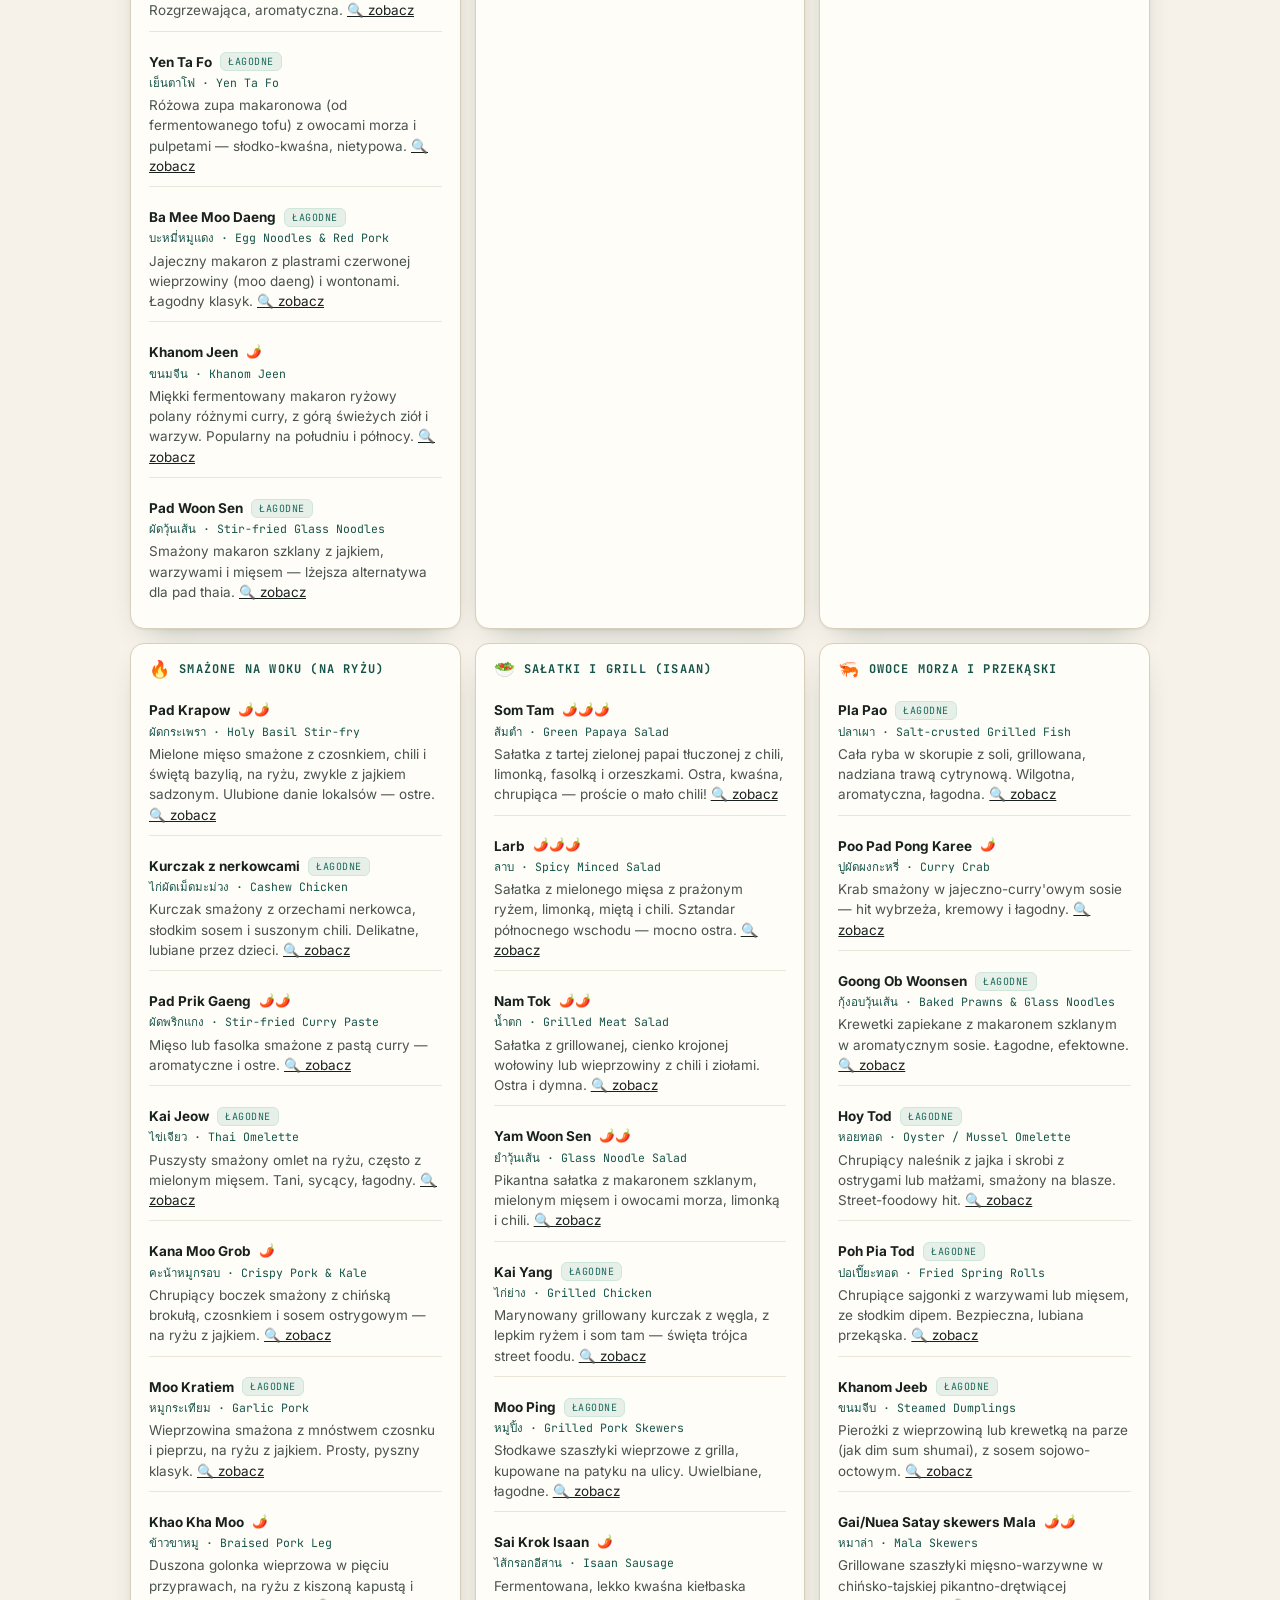
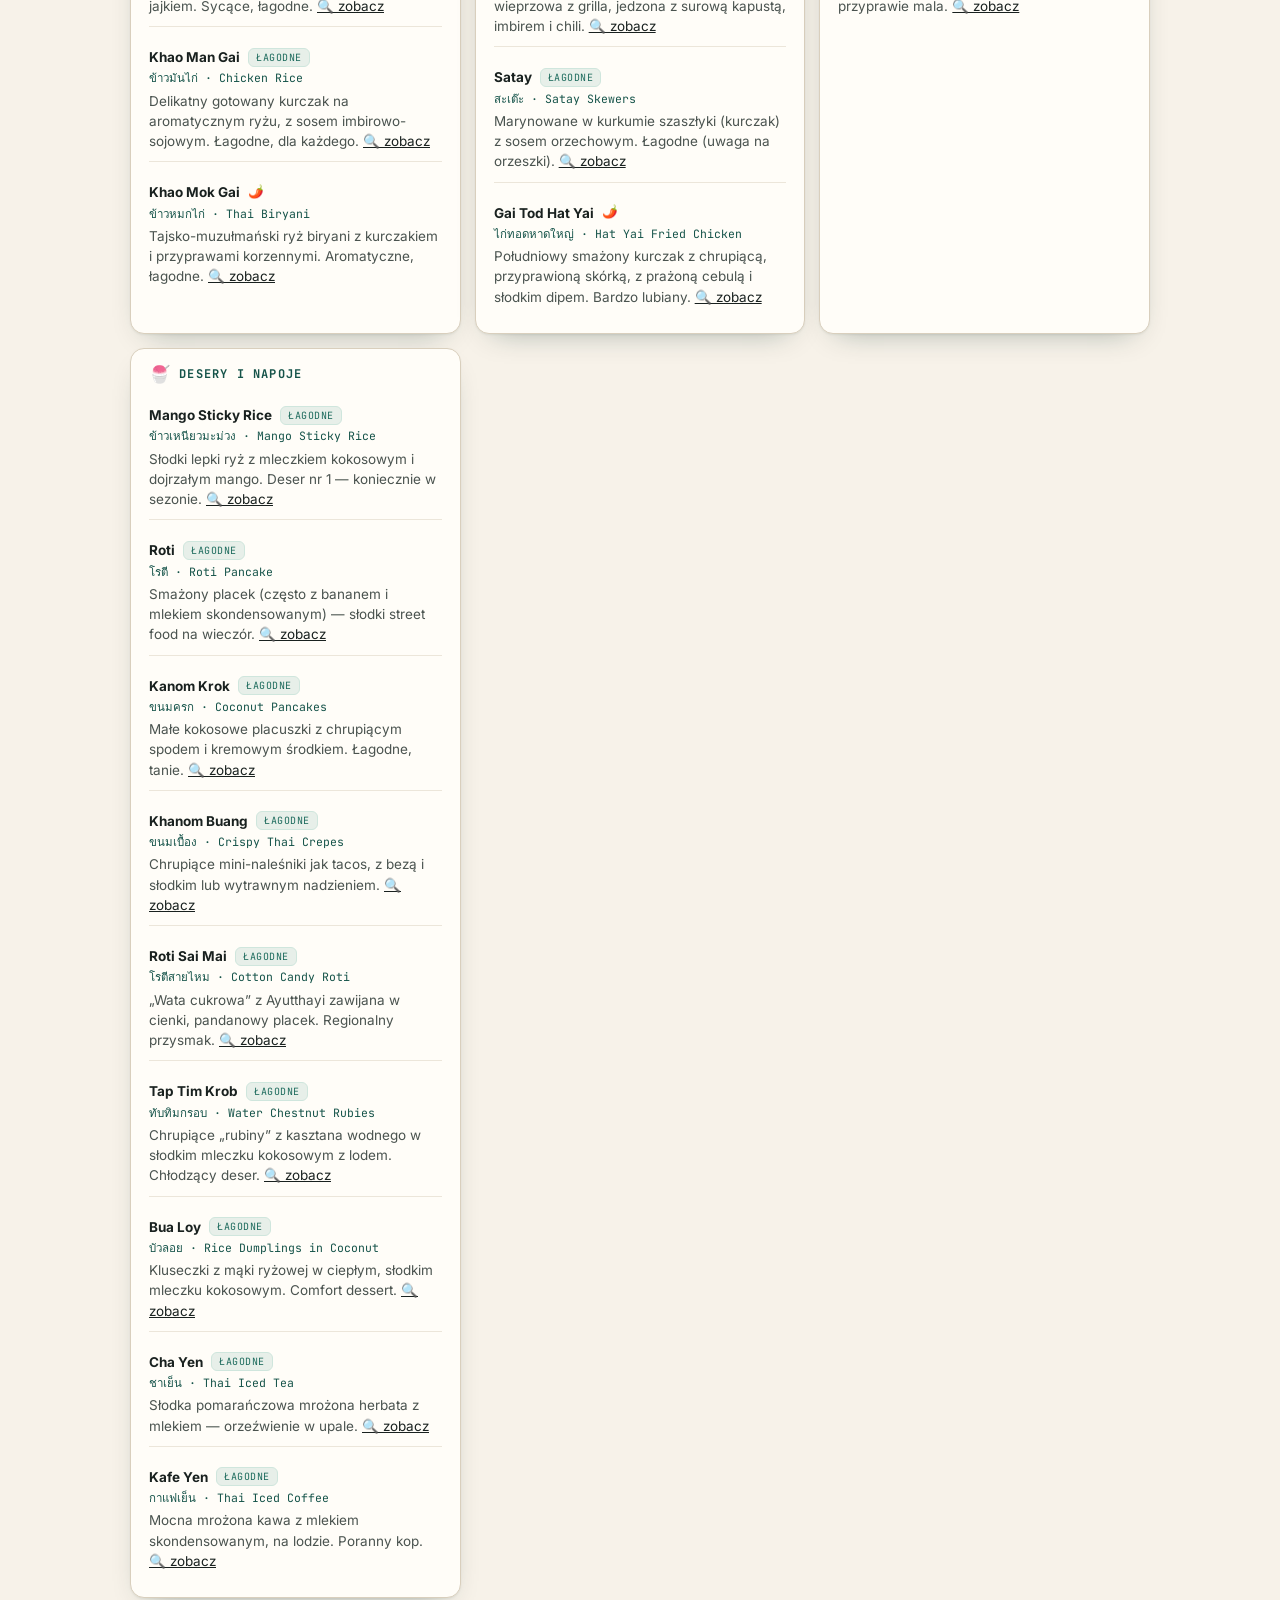
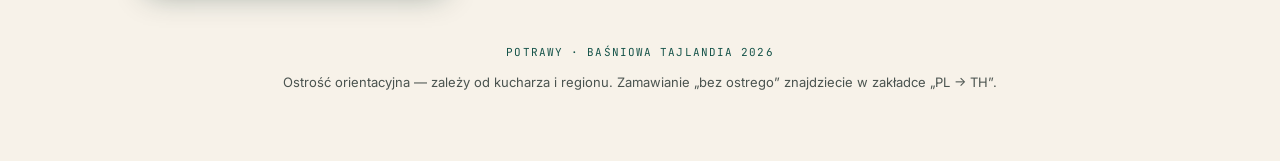
<file: potrawy.html>
<!DOCTYPE html>
<html lang="pl">
<head>
<meta charset="UTF-8">
<meta name="viewport" content="width=device-width, initial-scale=1.0">
<title>Potrawy — Baśniowa Tajlandia 2026</title>
<meta property="og:type" content="website">
<meta property="og:title" content="Potrawy — co zamówić w Tajlandii">
<meta property="og:description" content="Ponad 50 tajskich dań: nazwa PL/tajska/angielska, opis i poziom ostrości. Wyszukiwarka i ściąga do menu.">
<meta property="og:image" content="https://commons.wikimedia.org/wiki/Special:FilePath/Wat%20Rong%20Khun%20-%20Chiang%20Rai.jpg?width=1280">
<link rel="preconnect" href="https://fonts.googleapis.com">
<link rel="preconnect" href="https://fonts.gstatic.com" crossorigin>
<link href="https://fonts.googleapis.com/css2?family=Space+Grotesk:wght@400;500;600;700&family=Inter:wght@400;500;600;700&family=JetBrains+Mono:wght@400;500;700&display=swap" rel="stylesheet">
<link rel="stylesheet" href="style.css">
<style>
  .dishlist li{padding:10px 0;border-bottom:1px solid rgba(217,207,189,.5);padding-left:0}
  .dishlist li:last-child{border-bottom:0}
  .dishlist li::before{display:none}
  .dish__top{display:flex;align-items:center;gap:8px;flex-wrap:wrap}
  .dish__names{font-family:var(--mono);font-size:11.5px;color:var(--jade-700);margin:2px 0 4px}
  .chili{font-size:12.5px;white-space:nowrap}
  .chili--0{font-family:var(--mono);font-size:10px;letter-spacing:.05em;text-transform:uppercase;
    color:var(--jade-600);background:#e7efe9;border:1px solid #cfe6dd;padding:1px 7px;border-radius:6px}
  .dish--hide,.dishcat--hide{display:none}
  .dish-empty{font-size:14px;color:var(--ink-soft);padding:18px 2px}
</style>
</head>
<body>

<header class="sub">
  <div class="wrap">
    <a class="sub__back" href="index.html">← Wróć do planu</a>
    <span class="sub__kicker">Potrawy · ściąga do menu</span>
    <h1>Co zamówić</h1>
    <p class="sub__lead">Ponad 50 dań, które spotkacie na ulicy i w knajpach — nazwa po polsku, tajsku i angielsku, opis i poziom ostrości. Przy każdym 🔍 link do zdjęcia. Ostrość: <b>łagodne</b> = bez chili · 🌶️ lekko · 🌶️🌶️ ostro · 🌶️🌶️🌶️ naprawdę ostro.</p>
  </div>
</header>

<div class="sub__tipbar">
  <div class="wrap">💡 Chcecie łagodniej? Powiedzcie <b>„mai phet”</b> (nie ostre) albo <b>„phet nit noi”</b> (mało ostre) — ale w Isaanie „mało” i tak potrafi kopnąć. Aromaty (trawa cytrynowa, liście kaffiru, galangal) zostawcie na talerzu — dodają smaku, nie do jedzenia.</div>
</div>

<main class="sub__main">
  <div class="wrap">
    <input id="dishSearch" class="ph-search" type="search" placeholder="Szukaj potrawy… (np. curry, kurczak, pad, tom)" aria-label="Szukaj potrawy">
    <div class="pat__grid" id="dishGrid">

      <div class="pat__cat dishcat">
        <h3><span style="font-size:17px;line-height:1">🍜</span>Makarony i ryż</h3>
        <ul class="dishlist">
          <li class="dish" data-name="Pad Thai ผัดไทย Pad Thai"><div class="dish__top"><b>Pad Thai</b> <span class="chili chili--0">łagodne</span></div><div class="dish__names">ผัดไทย · Pad Thai</div><span class="note">Smażony cienki makaron ryżowy z jajkiem, tofu, kiełkami i krewetkami lub kurczakiem; tamaryndowo-słodko-kwaśny, z limonką i orzeszkami. Najbezpieczniejszy start.</span> <a class="lnk" href="https://www.google.com/search?tbm=isch&amp;q=Pad%20Thai%20dish%20Thai%20food" target="_blank" rel="noopener">🔍 zobacz</a></li>
          <li class="dish" data-name="Pad See Ew ผัดซีอิ๊ว Pad See Ew"><div class="dish__top"><b>Pad See Ew</b> <span class="chili chili--0">łagodne</span></div><div class="dish__names">ผัดซีอิ๊ว · Pad See Ew</div><span class="note">Szeroki makaron ryżowy smażony na dużym ogniu z jajkiem, chińską brokułą i słodkim sosem sojowym. Dymny, wytrawny, dla dzieci.</span> <a class="lnk" href="https://www.google.com/search?tbm=isch&amp;q=Pad%20See%20Ew%20noodles%20Thai%20food" target="_blank" rel="noopener">🔍 zobacz</a></li>
          <li class="dish" data-name="Rad Na ราดหน้า Rad Na"><div class="dish__top"><b>Rad Na</b> <span class="chili chili--0">łagodne</span></div><div class="dish__names">ราดหน้า · Rad Na</div><span class="note">Szeroki makaron zalany gęstym, kremowym sosem z mięsem i warzywami. Łagodny comfort food.</span> <a class="lnk" href="https://www.google.com/search?tbm=isch&amp;q=Rad%20Na%20Thai%20noodles%20Thai%20food" target="_blank" rel="noopener">🔍 zobacz</a></li>
          <li class="dish" data-name="Khao Pad ข้าวผัด Fried Rice"><div class="dish__top"><b>Khao Pad</b> <span class="chili chili--0">łagodne</span></div><div class="dish__names">ข้าวผัด · Fried Rice</div><span class="note">Tajski smażony ryż jaśminowy z jajkiem, warzywami i wybranym mięsem lub krewetkami; z limonką i ogórkiem. Bardzo bezpieczny wybór.</span> <a class="lnk" href="https://www.google.com/search?tbm=isch&amp;q=Khao%20Pad%20Thai%20fried%20rice%20Thai%20food" target="_blank" rel="noopener">🔍 zobacz</a></li>
          <li class="dish" data-name="Khao Soi ข้าวซอย Khao Soi"><div class="dish__top"><b>Khao Soi</b> <span class="chili">🌶️</span></div><div class="dish__names">ข้าวซอย · Khao Soi</div><span class="note">Sztandarowe danie północy (Chiang Mai i Rai!): kremowa kokosowa zupa curry z makaronem jajecznym, chrupką posypką i marynowaną kapustą. Aromatyczne, umiarkowane.</span> <a class="lnk" href="https://www.google.com/search?tbm=isch&amp;q=Khao%20Soi%20northern%20curry%20noodle%20Thai%20food" target="_blank" rel="noopener">🔍 zobacz</a></li>
          <li class="dish" data-name="Boat Noodles ก๋วยเตี๋ยวเรือ Boat Noodles"><div class="dish__top"><b>Boat Noodles</b> <span class="chili">🌶️</span></div><div class="dish__names">ก๋วยเตี๋ยวเรือ · Boat Noodles</div><span class="note">Intensywny wywar z makaronem i wołowiną lub wieprzowiną, tradycyjnie zagęszczany krwią. Głęboki smak, małe miski.</span> <a class="lnk" href="https://www.google.com/search?tbm=isch&amp;q=boat%20noodles%20kuay%20teow%20rua%20Thai%20food" target="_blank" rel="noopener">🔍 zobacz</a></li>
          <li class="dish" data-name="Guay Teow ก๋วยเตี๋ยว Noodle Soup"><div class="dish__top"><b>Guay Teow</b> <span class="chili chili--0">łagodne</span></div><div class="dish__names">ก๋วยเตี๋ยว · Noodle Soup</div><span class="note">Codzienna zupa z makaronem ryżowym i mięsem lub pulpetami; ostrość dobieracie sami z przypraw na stole.</span> <a class="lnk" href="https://www.google.com/search?tbm=isch&amp;q=noodle%20soup%20guay%20teow%20Thai%20food" target="_blank" rel="noopener">🔍 zobacz</a></li>
          <li class="dish" data-name="Guay Jab ก๋วยจั๊บ Guay Jab"><div class="dish__top"><b>Guay Jab</b> <span class="chili">🌶️</span></div><div class="dish__names">ก๋วยจั๊บ · Guay Jab</div><span class="note">Pieprzna zupa ze zwijanym makaronem ryżowym, chrupką wieprzowiną i jajkiem. Rozgrzewająca, aromatyczna.</span> <a class="lnk" href="https://www.google.com/search?tbm=isch&amp;q=Guay%20Jab%20peppery%20rolled%20noodle%20soup%20Thai%20food" target="_blank" rel="noopener">🔍 zobacz</a></li>
          <li class="dish" data-name="Yen Ta Fo เย็นตาโฟ Yen Ta Fo"><div class="dish__top"><b>Yen Ta Fo</b> <span class="chili chili--0">łagodne</span></div><div class="dish__names">เย็นตาโฟ · Yen Ta Fo</div><span class="note">Różowa zupa makaronowa (od fermentowanego tofu) z owocami morza i pulpetami — słodko-kwaśna, nietypowa.</span> <a class="lnk" href="https://www.google.com/search?tbm=isch&amp;q=Yen%20Ta%20Fo%20pink%20noodle%20soup%20Thai%20food" target="_blank" rel="noopener">🔍 zobacz</a></li>
          <li class="dish" data-name="Ba Mee Moo Daeng บะหมี่หมูแดง Egg Noodles & Red Pork"><div class="dish__top"><b>Ba Mee Moo Daeng</b> <span class="chili chili--0">łagodne</span></div><div class="dish__names">บะหมี่หมูแดง · Egg Noodles & Red Pork</div><span class="note">Jajeczny makaron z plastrami czerwonej wieprzowiny (moo daeng) i wontonami. Łagodny klasyk.</span> <a class="lnk" href="https://www.google.com/search?tbm=isch&amp;q=ba%20mee%20moo%20daeng%20red%20pork%20egg%20noodle%20Thai%20food" target="_blank" rel="noopener">🔍 zobacz</a></li>
          <li class="dish" data-name="Khanom Jeen ขนมจีน Khanom Jeen"><div class="dish__top"><b>Khanom Jeen</b> <span class="chili">🌶️</span></div><div class="dish__names">ขนมจีน · Khanom Jeen</div><span class="note">Miękki fermentowany makaron ryżowy polany różnymi curry, z górą świeżych ziół i warzyw. Popularny na południu i północy.</span> <a class="lnk" href="https://www.google.com/search?tbm=isch&amp;q=khanom%20jeen%20fermented%20rice%20noodles%20curry%20Thai%20food" target="_blank" rel="noopener">🔍 zobacz</a></li>
          <li class="dish" data-name="Pad Woon Sen ผัดวุ้นเส้น Stir-fried Glass Noodles"><div class="dish__top"><b>Pad Woon Sen</b> <span class="chili chili--0">łagodne</span></div><div class="dish__names">ผัดวุ้นเส้น · Stir-fried Glass Noodles</div><span class="note">Smażony makaron szklany z jajkiem, warzywami i mięsem — lżejsza alternatywa dla pad thaia.</span> <a class="lnk" href="https://www.google.com/search?tbm=isch&amp;q=pad%20woon%20sen%20glass%20noodles%20Thai%20food" target="_blank" rel="noopener">🔍 zobacz</a></li>
        </ul>
      </div>

      <div class="pat__cat dishcat">
        <h3><span style="font-size:17px;line-height:1">🥘</span>Curry</h3>
        <ul class="dishlist">
          <li class="dish" data-name="Curry massaman แกงมัสมั่น Massaman Curry"><div class="dish__top"><b>Curry massaman</b> <span class="chili chili--0">łagodne</span></div><div class="dish__names">แกงมัสมั่น · Massaman Curry</div><span class="note">Łagodne, słodkawe curry z wpływami muzułmańskimi: cynamon, kardamon, ziemniaki, orzeszki, mleczko kokosowe. Idealne dla nowicjuszy.</span> <a class="lnk" href="https://www.google.com/search?tbm=isch&amp;q=Massaman%20curry%20Thai%20food" target="_blank" rel="noopener">🔍 zobacz</a></li>
          <li class="dish" data-name="Curry panang พะแนง Panang Curry"><div class="dish__top"><b>Curry panang</b> <span class="chili">🌶️</span></div><div class="dish__names">พะแนง · Panang Curry</div><span class="note">Gęste, kremowe, orzechowe curry, mniej ostre niż czerwone; z wołowiną lub kurczakiem. Bogaty smak.</span> <a class="lnk" href="https://www.google.com/search?tbm=isch&amp;q=Panang%20curry%20Thai%20food" target="_blank" rel="noopener">🔍 zobacz</a></li>
          <li class="dish" data-name="Zielone curry แกงเขียวหวาน Green Curry"><div class="dish__top"><b>Zielone curry</b> <span class="chili">🌶️🌶️</span></div><div class="dish__names">แกงเขียวหวาน · Green Curry</div><span class="note">Kokosowe curry z zielonej pasty chili i bazylii; wygląda łagodnie, ale potrafi mocno kopnąć. Klasyk.</span> <a class="lnk" href="https://www.google.com/search?tbm=isch&amp;q=green%20curry%20gaeng%20keow%20wan%20Thai%20food" target="_blank" rel="noopener">🔍 zobacz</a></li>
          <li class="dish" data-name="Czerwone curry แกงเผ็ด Red Curry"><div class="dish__top"><b>Czerwone curry</b> <span class="chili">🌶️🌶️</span></div><div class="dish__names">แกงเผ็ด · Red Curry</div><span class="note">Kokosowe curry z czerwonej pasty chili; wyraziste i ostre, z bazylią i bakłażanem.</span> <a class="lnk" href="https://www.google.com/search?tbm=isch&amp;q=red%20curry%20gaeng%20phet%20Thai%20food" target="_blank" rel="noopener">🔍 zobacz</a></li>
          <li class="dish" data-name="Żółte curry แกงกะหรี่ Yellow Curry"><div class="dish__top"><b>Żółte curry</b> <span class="chili">🌶️</span></div><div class="dish__names">แกงกะหรี่ · Yellow Curry</div><span class="note">Łagodne, lekko słodkie curry z kurkumą i ziemniakami, w stylu indyjskim.</span> <a class="lnk" href="https://www.google.com/search?tbm=isch&amp;q=yellow%20curry%20gaeng%20kari%20Thai%20food" target="_blank" rel="noopener">🔍 zobacz</a></li>
          <li class="dish" data-name="Gaeng Hang Lay แกงฮังเล Hang Lay Curry"><div class="dish__top"><b>Gaeng Hang Lay</b> <span class="chili">🌶️</span></div><div class="dish__names">แกงฮังเล · Hang Lay Curry</div><span class="note">Północne curry wieprzowe z imbirem, kurkumą i tamaryndowcem, bez kokosa — słodko-kwaśne, powolnie duszone. Chiang Mai!</span> <a class="lnk" href="https://www.google.com/search?tbm=isch&amp;q=gaeng%20hang%20lay%20northern%20pork%20curry%20Thai%20food" target="_blank" rel="noopener">🔍 zobacz</a></li>
          <li class="dish" data-name="Gaeng Som แกงส้ม Sour Curry"><div class="dish__top"><b>Gaeng Som</b> <span class="chili">🌶️🌶️🌶️</span></div><div class="dish__names">แกงส้ม · Sour Curry</div><span class="note">Ostro-kwaśne curry rybne bez kokosa, z warzywami. Południowy pazur, mocno wyraziste.</span> <a class="lnk" href="https://www.google.com/search?tbm=isch&amp;q=gaeng%20som%20sour%20curry%20Thai%20Thai%20food" target="_blank" rel="noopener">🔍 zobacz</a></li>
          <li class="dish" data-name="Hor Mok ห่อหมก Steamed Curry Custard"><div class="dish__top"><b>Hor Mok</b> <span class="chili">🌶️</span></div><div class="dish__names">ห่อหมก · Steamed Curry Custard</div><span class="note">Aromatyczny mus rybny na parze w liściu bananowca — kremowy, delikatnie pikantny.</span> <a class="lnk" href="https://www.google.com/search?tbm=isch&amp;q=hor%20mok%20steamed%20fish%20curry%20custard%20Thai%20food" target="_blank" rel="noopener">🔍 zobacz</a></li>
        </ul>
      </div>

      <div class="pat__cat dishcat">
        <h3><span style="font-size:17px;line-height:1">🍲</span>Zupy</h3>
        <ul class="dishlist">
          <li class="dish" data-name="Tom Yum Goong ต้มยำกุ้ง Tom Yum (shrimp)"><div class="dish__top"><b>Tom Yum Goong</b> <span class="chili">🌶️🌶️</span></div><div class="dish__names">ต้มยำกุ้ง · Tom Yum (shrimp)</div><span class="note">Kultowa gorąco-kwaśna zupa z krewetkami, trawą cytrynową, galangalem i chili. Orzeźwiająca, ale ostra.</span> <a class="lnk" href="https://www.google.com/search?tbm=isch&amp;q=Tom%20Yum%20Goong%20soup%20Thai%20food" target="_blank" rel="noopener">🔍 zobacz</a></li>
          <li class="dish" data-name="Tom Kha Gai ต้มข่าไก่ Coconut Chicken Soup"><div class="dish__top"><b>Tom Kha Gai</b> <span class="chili chili--0">łagodne</span></div><div class="dish__names">ต้มข่าไก่ · Coconut Chicken Soup</div><span class="note">Kremowa kokosowa zupa z kurczakiem, galangalem i limonką kaffir — łagodniejsza, kojąca siostra tom yum.</span> <a class="lnk" href="https://www.google.com/search?tbm=isch&amp;q=Tom%20Kha%20Gai%20coconut%20soup%20Thai%20food" target="_blank" rel="noopener">🔍 zobacz</a></li>
          <li class="dish" data-name="Jok โจ๊ก Rice Congee"><div class="dish__top"><b>Jok</b> <span class="chili chili--0">łagodne</span></div><div class="dish__names">โจ๊ก · Rice Congee</div><span class="note">Ryżowa owsianka z mięsem, imbirem i jajkiem — typowe tajskie śniadanie, delikatne dla żołądka.</span> <a class="lnk" href="https://www.google.com/search?tbm=isch&amp;q=jok%20rice%20congee%20Thai%20food" target="_blank" rel="noopener">🔍 zobacz</a></li>
          <li class="dish" data-name="Khao Tom ข้าวต้ม Boiled Rice Soup"><div class="dish__top"><b>Khao Tom</b> <span class="chili chili--0">łagodne</span></div><div class="dish__names">ข้าวต้ม · Boiled Rice Soup</div><span class="note">Lekka zupa ryżowa z mięsem lub owocami morza i imbirem — kojące śniadanie albo późna kolacja.</span> <a class="lnk" href="https://www.google.com/search?tbm=isch&amp;q=khao%20tom%20boiled%20rice%20soup%20Thai%20food" target="_blank" rel="noopener">🔍 zobacz</a></li>
          <li class="dish" data-name="Tom Saap ต้มแซ่บ Isaan Spicy Soup"><div class="dish__top"><b>Tom Saap</b> <span class="chili">🌶️🌶️🌶️</span></div><div class="dish__names">ต้มแซ่บ · Isaan Spicy Soup</div><span class="note">Ostro-kwaśna zupa z żeberkami wieprzowymi w stylu Isaan — bez kokosa, mocno pikantna.</span> <a class="lnk" href="https://www.google.com/search?tbm=isch&amp;q=tom%20saap%20spicy%20pork%20rib%20soup%20Thai%20food" target="_blank" rel="noopener">🔍 zobacz</a></li>
        </ul>
      </div>

      <div class="pat__cat dishcat">
        <h3><span style="font-size:17px;line-height:1">🔥</span>Smażone na woku (na ryżu)</h3>
        <ul class="dishlist">
          <li class="dish" data-name="Pad Krapow ผัดกระเพรา Holy Basil Stir-fry"><div class="dish__top"><b>Pad Krapow</b> <span class="chili">🌶️🌶️</span></div><div class="dish__names">ผัดกระเพรา · Holy Basil Stir-fry</div><span class="note">Mielone mięso smażone z czosnkiem, chili i świętą bazylią, na ryżu, zwykle z jajkiem sadzonym. Ulubione danie lokalsów — ostre.</span> <a class="lnk" href="https://www.google.com/search?tbm=isch&amp;q=Pad%20Krapow%20holy%20basil%20rice%20fried%20egg%20Thai%20food" target="_blank" rel="noopener">🔍 zobacz</a></li>
          <li class="dish" data-name="Kurczak z nerkowcami ไก่ผัดเม็ดมะม่วง Cashew Chicken"><div class="dish__top"><b>Kurczak z nerkowcami</b> <span class="chili chili--0">łagodne</span></div><div class="dish__names">ไก่ผัดเม็ดมะม่วง · Cashew Chicken</div><span class="note">Kurczak smażony z orzechami nerkowca, słodkim sosem i suszonym chili. Delikatne, lubiane przez dzieci.</span> <a class="lnk" href="https://www.google.com/search?tbm=isch&amp;q=cashew%20chicken%20gai%20pad%20med%20mamuang%20Thai%20food" target="_blank" rel="noopener">🔍 zobacz</a></li>
          <li class="dish" data-name="Pad Prik Gaeng ผัดพริกแกง Stir-fried Curry Paste"><div class="dish__top"><b>Pad Prik Gaeng</b> <span class="chili">🌶️🌶️</span></div><div class="dish__names">ผัดพริกแกง · Stir-fried Curry Paste</div><span class="note">Mięso lub fasolka smażone z pastą curry — aromatyczne i ostre.</span> <a class="lnk" href="https://www.google.com/search?tbm=isch&amp;q=pad%20prik%20gaeng%20stir%20fry%20Thai%20food" target="_blank" rel="noopener">🔍 zobacz</a></li>
          <li class="dish" data-name="Kai Jeow ไข่เจียว Thai Omelette"><div class="dish__top"><b>Kai Jeow</b> <span class="chili chili--0">łagodne</span></div><div class="dish__names">ไข่เจียว · Thai Omelette</div><span class="note">Puszysty smażony omlet na ryżu, często z mielonym mięsem. Tani, sycący, łagodny.</span> <a class="lnk" href="https://www.google.com/search?tbm=isch&amp;q=kai%20jeow%20Thai%20omelette%20rice%20Thai%20food" target="_blank" rel="noopener">🔍 zobacz</a></li>
          <li class="dish" data-name="Kana Moo Grob คะน้าหมูกรอบ Crispy Pork & Kale"><div class="dish__top"><b>Kana Moo Grob</b> <span class="chili">🌶️</span></div><div class="dish__names">คะน้าหมูกรอบ · Crispy Pork & Kale</div><span class="note">Chrupiący boczek smażony z chińską brokułą, czosnkiem i sosem ostrygowym — na ryżu z jajkiem.</span> <a class="lnk" href="https://www.google.com/search?tbm=isch&amp;q=kana%20moo%20grob%20crispy%20pork%20kale%20Thai%20food" target="_blank" rel="noopener">🔍 zobacz</a></li>
          <li class="dish" data-name="Moo Kratiem หมูกระเทียม Garlic Pork"><div class="dish__top"><b>Moo Kratiem</b> <span class="chili chili--0">łagodne</span></div><div class="dish__names">หมูกระเทียม · Garlic Pork</div><span class="note">Wieprzowina smażona z mnóstwem czosnku i pieprzu, na ryżu z jajkiem. Prosty, pyszny klasyk.</span> <a class="lnk" href="https://www.google.com/search?tbm=isch&amp;q=moo%20kratiem%20garlic%20pork%20rice%20Thai%20food" target="_blank" rel="noopener">🔍 zobacz</a></li>
          <li class="dish" data-name="Khao Kha Moo ข้าวขาหมู Braised Pork Leg"><div class="dish__top"><b>Khao Kha Moo</b> <span class="chili">🌶️</span></div><div class="dish__names">ข้าวขาหมู · Braised Pork Leg</div><span class="note">Duszona golonka wieprzowa w pięciu przyprawach, na ryżu z kiszoną kapustą i jajkiem. Sycące, łagodne.</span> <a class="lnk" href="https://www.google.com/search?tbm=isch&amp;q=khao%20kha%20moo%20braised%20pork%20leg%20rice%20Thai%20food" target="_blank" rel="noopener">🔍 zobacz</a></li>
          <li class="dish" data-name="Khao Man Gai ข้าวมันไก่ Chicken Rice"><div class="dish__top"><b>Khao Man Gai</b> <span class="chili chili--0">łagodne</span></div><div class="dish__names">ข้าวมันไก่ · Chicken Rice</div><span class="note">Delikatny gotowany kurczak na aromatycznym ryżu, z sosem imbirowo-sojowym. Łagodne, dla każdego.</span> <a class="lnk" href="https://www.google.com/search?tbm=isch&amp;q=khao%20man%20gai%20Hainanese%20chicken%20rice%20Thai%20food" target="_blank" rel="noopener">🔍 zobacz</a></li>
          <li class="dish" data-name="Khao Mok Gai ข้าวหมกไก่ Thai Biryani"><div class="dish__top"><b>Khao Mok Gai</b> <span class="chili">🌶️</span></div><div class="dish__names">ข้าวหมกไก่ · Thai Biryani</div><span class="note">Tajsko-muzułmański ryż biryani z kurczakiem i przyprawami korzennymi. Aromatyczne, łagodne.</span> <a class="lnk" href="https://www.google.com/search?tbm=isch&amp;q=khao%20mok%20gai%20Thai%20biryani%20Thai%20food" target="_blank" rel="noopener">🔍 zobacz</a></li>
        </ul>
      </div>

      <div class="pat__cat dishcat">
        <h3><span style="font-size:17px;line-height:1">🥗</span>Sałatki i grill (Isaan)</h3>
        <ul class="dishlist">
          <li class="dish" data-name="Som Tam ส้มตำ Green Papaya Salad"><div class="dish__top"><b>Som Tam</b> <span class="chili">🌶️🌶️🌶️</span></div><div class="dish__names">ส้มตำ · Green Papaya Salad</div><span class="note">Sałatka z tartej zielonej papai tłuczonej z chili, limonką, fasolką i orzeszkami. Ostra, kwaśna, chrupiąca — proście o mało chili!</span> <a class="lnk" href="https://www.google.com/search?tbm=isch&amp;q=Som%20Tam%20papaya%20salad%20Thai%20food" target="_blank" rel="noopener">🔍 zobacz</a></li>
          <li class="dish" data-name="Larb ลาบ Spicy Minced Salad"><div class="dish__top"><b>Larb</b> <span class="chili">🌶️🌶️🌶️</span></div><div class="dish__names">ลาบ · Spicy Minced Salad</div><span class="note">Sałatka z mielonego mięsa z prażonym ryżem, limonką, miętą i chili. Sztandar północnego wschodu — mocno ostra.</span> <a class="lnk" href="https://www.google.com/search?tbm=isch&amp;q=Larb%20minced%20meat%20salad%20Thai%20food" target="_blank" rel="noopener">🔍 zobacz</a></li>
          <li class="dish" data-name="Nam Tok น้ำตก Grilled Meat Salad"><div class="dish__top"><b>Nam Tok</b> <span class="chili">🌶️🌶️</span></div><div class="dish__names">น้ำตก · Grilled Meat Salad</div><span class="note">Sałatka z grillowanej, cienko krojonej wołowiny lub wieprzowiny z chili i ziołami. Ostra i dymna.</span> <a class="lnk" href="https://www.google.com/search?tbm=isch&amp;q=Nam%20Tok%20grilled%20meat%20salad%20Thai%20food" target="_blank" rel="noopener">🔍 zobacz</a></li>
          <li class="dish" data-name="Yam Woon Sen ยำวุ้นเส้น Glass Noodle Salad"><div class="dish__top"><b>Yam Woon Sen</b> <span class="chili">🌶️🌶️</span></div><div class="dish__names">ยำวุ้นเส้น · Glass Noodle Salad</div><span class="note">Pikantna sałatka z makaronem szklanym, mielonym mięsem i owocami morza, limonką i chili.</span> <a class="lnk" href="https://www.google.com/search?tbm=isch&amp;q=yam%20woon%20sen%20glass%20noodle%20salad%20Thai%20food" target="_blank" rel="noopener">🔍 zobacz</a></li>
          <li class="dish" data-name="Kai Yang ไก่ย่าง Grilled Chicken"><div class="dish__top"><b>Kai Yang</b> <span class="chili chili--0">łagodne</span></div><div class="dish__names">ไก่ย่าง · Grilled Chicken</div><span class="note">Marynowany grillowany kurczak z węgla, z lepkim ryżem i som tam — święta trójca street foodu.</span> <a class="lnk" href="https://www.google.com/search?tbm=isch&amp;q=kai%20yang%20grilled%20chicken%20Thai%20food" target="_blank" rel="noopener">🔍 zobacz</a></li>
          <li class="dish" data-name="Moo Ping หมูปิ้ง Grilled Pork Skewers"><div class="dish__top"><b>Moo Ping</b> <span class="chili chili--0">łagodne</span></div><div class="dish__names">หมูปิ้ง · Grilled Pork Skewers</div><span class="note">Słodkawe szaszłyki wieprzowe z grilla, kupowane na patyku na ulicy. Uwielbiane, łagodne.</span> <a class="lnk" href="https://www.google.com/search?tbm=isch&amp;q=moo%20ping%20grilled%20pork%20skewers%20Thai%20food" target="_blank" rel="noopener">🔍 zobacz</a></li>
          <li class="dish" data-name="Sai Krok Isaan ไส้กรอกอีสาน Isaan Sausage"><div class="dish__top"><b>Sai Krok Isaan</b> <span class="chili">🌶️</span></div><div class="dish__names">ไส้กรอกอีสาน · Isaan Sausage</div><span class="note">Fermentowana, lekko kwaśna kiełbaska wieprzowa z grilla, jedzona z surową kapustą, imbirem i chili.</span> <a class="lnk" href="https://www.google.com/search?tbm=isch&amp;q=sai%20krok%20isaan%20fermented%20sausage%20Thai%20food" target="_blank" rel="noopener">🔍 zobacz</a></li>
          <li class="dish" data-name="Satay สะเต๊ะ Satay Skewers"><div class="dish__top"><b>Satay</b> <span class="chili chili--0">łagodne</span></div><div class="dish__names">สะเต๊ะ · Satay Skewers</div><span class="note">Marynowane w kurkumie szaszłyki (kurczak) z sosem orzechowym. Łagodne (uwaga na orzeszki).</span> <a class="lnk" href="https://www.google.com/search?tbm=isch&amp;q=chicken%20satay%20peanut%20sauce%20Thai%20food" target="_blank" rel="noopener">🔍 zobacz</a></li>
          <li class="dish" data-name="Gai Tod Hat Yai ไก่ทอดหาดใหญ่ Hat Yai Fried Chicken"><div class="dish__top"><b>Gai Tod Hat Yai</b> <span class="chili">🌶️</span></div><div class="dish__names">ไก่ทอดหาดใหญ่ · Hat Yai Fried Chicken</div><span class="note">Południowy smażony kurczak z chrupiącą, przyprawioną skórką, z prażoną cebulą i słodkim dipem. Bardzo lubiany.</span> <a class="lnk" href="https://www.google.com/search?tbm=isch&amp;q=gai%20tod%20hat%20yai%20fried%20chicken%20Thai%20food" target="_blank" rel="noopener">🔍 zobacz</a></li>
        </ul>
      </div>

      <div class="pat__cat dishcat">
        <h3><span style="font-size:17px;line-height:1">🦐</span>Owoce morza i przekąski</h3>
        <ul class="dishlist">
          <li class="dish" data-name="Pla Pao ปลาเผา Salt-crusted Grilled Fish"><div class="dish__top"><b>Pla Pao</b> <span class="chili chili--0">łagodne</span></div><div class="dish__names">ปลาเผา · Salt-crusted Grilled Fish</div><span class="note">Cała ryba w skorupie z soli, grillowana, nadziana trawą cytrynową. Wilgotna, aromatyczna, łagodna.</span> <a class="lnk" href="https://www.google.com/search?tbm=isch&amp;q=pla%20pao%20salt%20crusted%20grilled%20fish%20Thai%20food" target="_blank" rel="noopener">🔍 zobacz</a></li>
          <li class="dish" data-name="Poo Pad Pong Karee ปูผัดผงกะหรี่ Curry Crab"><div class="dish__top"><b>Poo Pad Pong Karee</b> <span class="chili">🌶️</span></div><div class="dish__names">ปูผัดผงกะหรี่ · Curry Crab</div><span class="note">Krab smażony w jajeczno-curry'owym sosie — hit wybrzeża, kremowy i łagodny.</span> <a class="lnk" href="https://www.google.com/search?tbm=isch&amp;q=poo%20pad%20pong%20karee%20curry%20crab%20Thai%20food" target="_blank" rel="noopener">🔍 zobacz</a></li>
          <li class="dish" data-name="Goong Ob Woonsen กุ้งอบวุ้นเส้น Baked Prawns & Glass Noodles"><div class="dish__top"><b>Goong Ob Woonsen</b> <span class="chili chili--0">łagodne</span></div><div class="dish__names">กุ้งอบวุ้นเส้น · Baked Prawns & Glass Noodles</div><span class="note">Krewetki zapiekane z makaronem szklanym w aromatycznym sosie. Łagodne, efektowne.</span> <a class="lnk" href="https://www.google.com/search?tbm=isch&amp;q=goong%20ob%20woonsen%20baked%20prawns%20Thai%20food" target="_blank" rel="noopener">🔍 zobacz</a></li>
          <li class="dish" data-name="Hoy Tod หอยทอด Oyster / Mussel Omelette"><div class="dish__top"><b>Hoy Tod</b> <span class="chili chili--0">łagodne</span></div><div class="dish__names">หอยทอด · Oyster / Mussel Omelette</div><span class="note">Chrupiący naleśnik z jajka i skrobi z ostrygami lub małżami, smażony na blasze. Street-foodowy hit.</span> <a class="lnk" href="https://www.google.com/search?tbm=isch&amp;q=hoy%20tod%20oyster%20omelette%20Thai%20food" target="_blank" rel="noopener">🔍 zobacz</a></li>
          <li class="dish" data-name="Poh Pia Tod ปอเปี๊ยะทอด Fried Spring Rolls"><div class="dish__top"><b>Poh Pia Tod</b> <span class="chili chili--0">łagodne</span></div><div class="dish__names">ปอเปี๊ยะทอด · Fried Spring Rolls</div><span class="note">Chrupiące sajgonki z warzywami lub mięsem, ze słodkim dipem. Bezpieczna, lubiana przekąska.</span> <a class="lnk" href="https://www.google.com/search?tbm=isch&amp;q=poh%20pia%20tod%20fried%20spring%20rolls%20Thai%20food" target="_blank" rel="noopener">🔍 zobacz</a></li>
          <li class="dish" data-name="Khanom Jeeb ขนมจีบ Steamed Dumplings"><div class="dish__top"><b>Khanom Jeeb</b> <span class="chili chili--0">łagodne</span></div><div class="dish__names">ขนมจีบ · Steamed Dumplings</div><span class="note">Pierożki z wieprzowiną lub krewetką na parze (jak dim sum shumai), z sosem sojowo-octowym.</span> <a class="lnk" href="https://www.google.com/search?tbm=isch&amp;q=khanom%20jeeb%20steamed%20dumplings%20Thai%20food" target="_blank" rel="noopener">🔍 zobacz</a></li>
          <li class="dish" data-name="Gai/Nuea Satay skewers Mala หมาล่า Mala Skewers"><div class="dish__top"><b>Gai/Nuea Satay skewers Mala</b> <span class="chili">🌶️🌶️</span></div><div class="dish__names">หมาล่า · Mala Skewers</div><span class="note">Grillowane szaszłyki mięsno-warzywne w chińsko-tajskiej pikantno-drętwiącej przyprawie mala.</span> <a class="lnk" href="https://www.google.com/search?tbm=isch&amp;q=mala%20skewers%20Thailand%20Thai%20food" target="_blank" rel="noopener">🔍 zobacz</a></li>
        </ul>
      </div>

      <div class="pat__cat dishcat">
        <h3><span style="font-size:17px;line-height:1">🍧</span>Desery i napoje</h3>
        <ul class="dishlist">
          <li class="dish" data-name="Mango Sticky Rice ข้าวเหนียวมะม่วง Mango Sticky Rice"><div class="dish__top"><b>Mango Sticky Rice</b> <span class="chili chili--0">łagodne</span></div><div class="dish__names">ข้าวเหนียวมะม่วง · Mango Sticky Rice</div><span class="note">Słodki lepki ryż z mleczkiem kokosowym i dojrzałym mango. Deser nr 1 — koniecznie w sezonie.</span> <a class="lnk" href="https://www.google.com/search?tbm=isch&amp;q=mango%20sticky%20rice%20khao%20niew%20mamuang%20Thai%20food" target="_blank" rel="noopener">🔍 zobacz</a></li>
          <li class="dish" data-name="Roti โรตี Roti Pancake"><div class="dish__top"><b>Roti</b> <span class="chili chili--0">łagodne</span></div><div class="dish__names">โรตี · Roti Pancake</div><span class="note">Smażony placek (często z bananem i mlekiem skondensowanym) — słodki street food na wieczór.</span> <a class="lnk" href="https://www.google.com/search?tbm=isch&amp;q=Thai%20roti%20banana%20pancake%20Thai%20food" target="_blank" rel="noopener">🔍 zobacz</a></li>
          <li class="dish" data-name="Kanom Krok ขนมครก Coconut Pancakes"><div class="dish__top"><b>Kanom Krok</b> <span class="chili chili--0">łagodne</span></div><div class="dish__names">ขนมครก · Coconut Pancakes</div><span class="note">Małe kokosowe placuszki z chrupiącym spodem i kremowym środkiem. Łagodne, tanie.</span> <a class="lnk" href="https://www.google.com/search?tbm=isch&amp;q=kanom%20krok%20coconut%20pancake%20Thai%20food" target="_blank" rel="noopener">🔍 zobacz</a></li>
          <li class="dish" data-name="Khanom Buang ขนมเบื้อง Crispy Thai Crepes"><div class="dish__top"><b>Khanom Buang</b> <span class="chili chili--0">łagodne</span></div><div class="dish__names">ขนมเบื้อง · Crispy Thai Crepes</div><span class="note">Chrupiące mini-naleśniki jak tacos, z bezą i słodkim lub wytrawnym nadzieniem.</span> <a class="lnk" href="https://www.google.com/search?tbm=isch&amp;q=khanom%20buang%20crispy%20Thai%20crepe%20Thai%20food" target="_blank" rel="noopener">🔍 zobacz</a></li>
          <li class="dish" data-name="Roti Sai Mai โรตีสายไหม Cotton Candy Roti"><div class="dish__top"><b>Roti Sai Mai</b> <span class="chili chili--0">łagodne</span></div><div class="dish__names">โรตีสายไหม · Cotton Candy Roti</div><span class="note">„Wata cukrowa” z Ayutthayi zawijana w cienki, pandanowy placek. Regionalny przysmak.</span> <a class="lnk" href="https://www.google.com/search?tbm=isch&amp;q=roti%20sai%20mai%20cotton%20candy%20Ayutthaya%20Thai%20food" target="_blank" rel="noopener">🔍 zobacz</a></li>
          <li class="dish" data-name="Tap Tim Krob ทับทิมกรอบ Water Chestnut Rubies"><div class="dish__top"><b>Tap Tim Krob</b> <span class="chili chili--0">łagodne</span></div><div class="dish__names">ทับทิมกรอบ · Water Chestnut Rubies</div><span class="note">Chrupiące „rubiny” z kasztana wodnego w słodkim mleczku kokosowym z lodem. Chłodzący deser.</span> <a class="lnk" href="https://www.google.com/search?tbm=isch&amp;q=tap%20tim%20krob%20water%20chestnut%20dessert%20Thai%20food" target="_blank" rel="noopener">🔍 zobacz</a></li>
          <li class="dish" data-name="Bua Loy บัวลอย Rice Dumplings in Coconut"><div class="dish__top"><b>Bua Loy</b> <span class="chili chili--0">łagodne</span></div><div class="dish__names">บัวลอย · Rice Dumplings in Coconut</div><span class="note">Kluseczki z mąki ryżowej w ciepłym, słodkim mleczku kokosowym. Comfort dessert.</span> <a class="lnk" href="https://www.google.com/search?tbm=isch&amp;q=bua%20loy%20rice%20dumplings%20coconut%20Thai%20food" target="_blank" rel="noopener">🔍 zobacz</a></li>
          <li class="dish" data-name="Cha Yen ชาเย็น Thai Iced Tea"><div class="dish__top"><b>Cha Yen</b> <span class="chili chili--0">łagodne</span></div><div class="dish__names">ชาเย็น · Thai Iced Tea</div><span class="note">Słodka pomarańczowa mrożona herbata z mlekiem — orzeźwienie w upale.</span> <a class="lnk" href="https://www.google.com/search?tbm=isch&amp;q=cha%20yen%20Thai%20iced%20milk%20tea%20Thai%20food" target="_blank" rel="noopener">🔍 zobacz</a></li>
          <li class="dish" data-name="Kafe Yen กาแฟเย็น Thai Iced Coffee"><div class="dish__top"><b>Kafe Yen</b> <span class="chili chili--0">łagodne</span></div><div class="dish__names">กาแฟเย็น · Thai Iced Coffee</div><span class="note">Mocna mrożona kawa z mlekiem skondensowanym, na lodzie. Poranny kop.</span> <a class="lnk" href="https://www.google.com/search?tbm=isch&amp;q=kafe%20yen%20Thai%20iced%20coffee%20Thai%20food" target="_blank" rel="noopener">🔍 zobacz</a></li>
        </ul>
      </div>

    </div>
    <p id="dishEmpty" class="dish-empty" hidden>Brak potraw dla tego hasła.</p>
  </div>
</main>

<footer>
  <div class="mono">Potrawy · Baśniowa Tajlandia 2026</div>
  <p style="margin-top:10px">Ostrość orientacyjna — zależy od kucharza i regionu. Zamawianie „bez ostrego” znajdziecie w zakładce „PL → TH”.</p>
</footer>

<script>
const dishSearch = document.getElementById('dishSearch');
const dishEmpty = document.getElementById('dishEmpty');
dishSearch.addEventListener('input', ()=>{
  const q = dishSearch.value.trim().toLowerCase();
  let any = false;
  document.querySelectorAll('.dishcat').forEach(cat=>{
    let catVisible = false;
    cat.querySelectorAll('.dish').forEach(d=>{
      const hit = !q || (d.dataset.name||'').toLowerCase().includes(q) || d.textContent.toLowerCase().includes(q);
      d.classList.toggle('dish--hide', !hit);
      if(hit) catVisible = true;
    });
    cat.classList.toggle('dishcat--hide', !catVisible);
    if(catVisible) any = true;
  });
  dishEmpty.hidden = any;
});
</script>
</body>
</html>
</file>
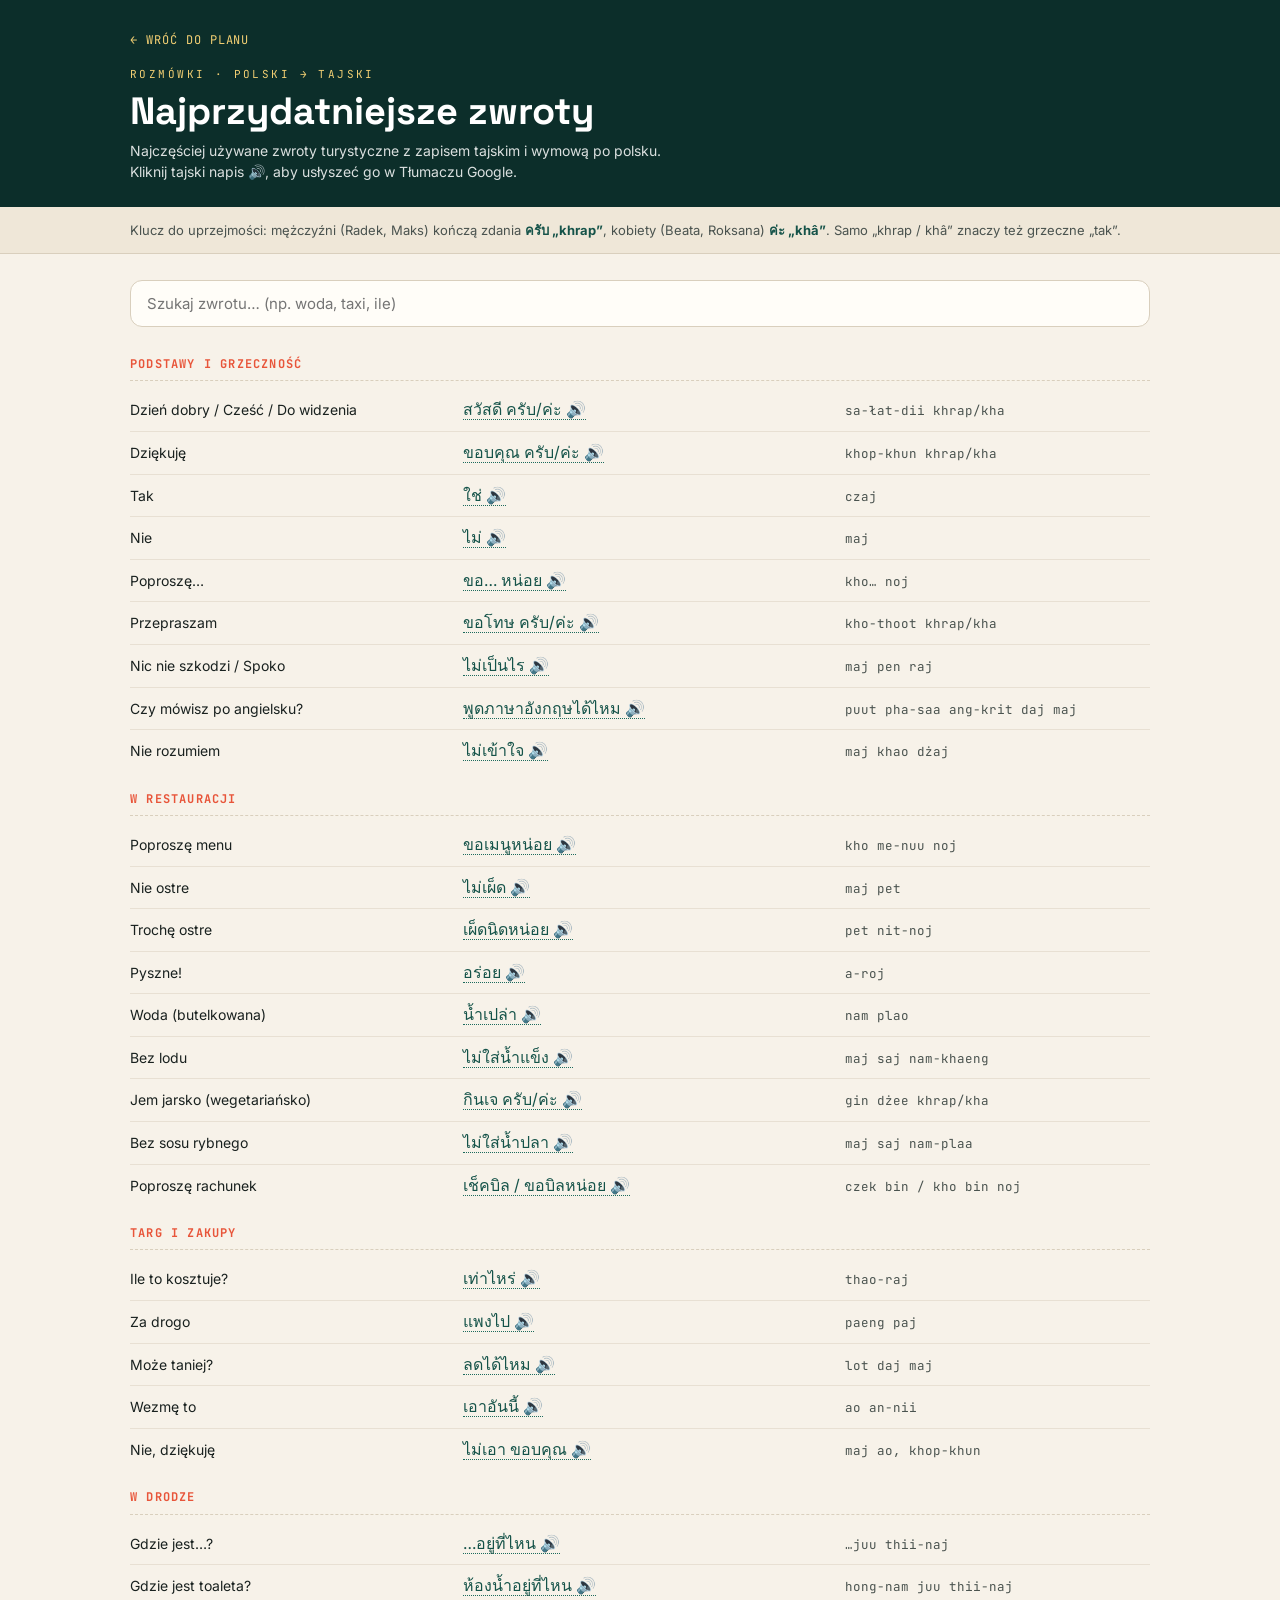
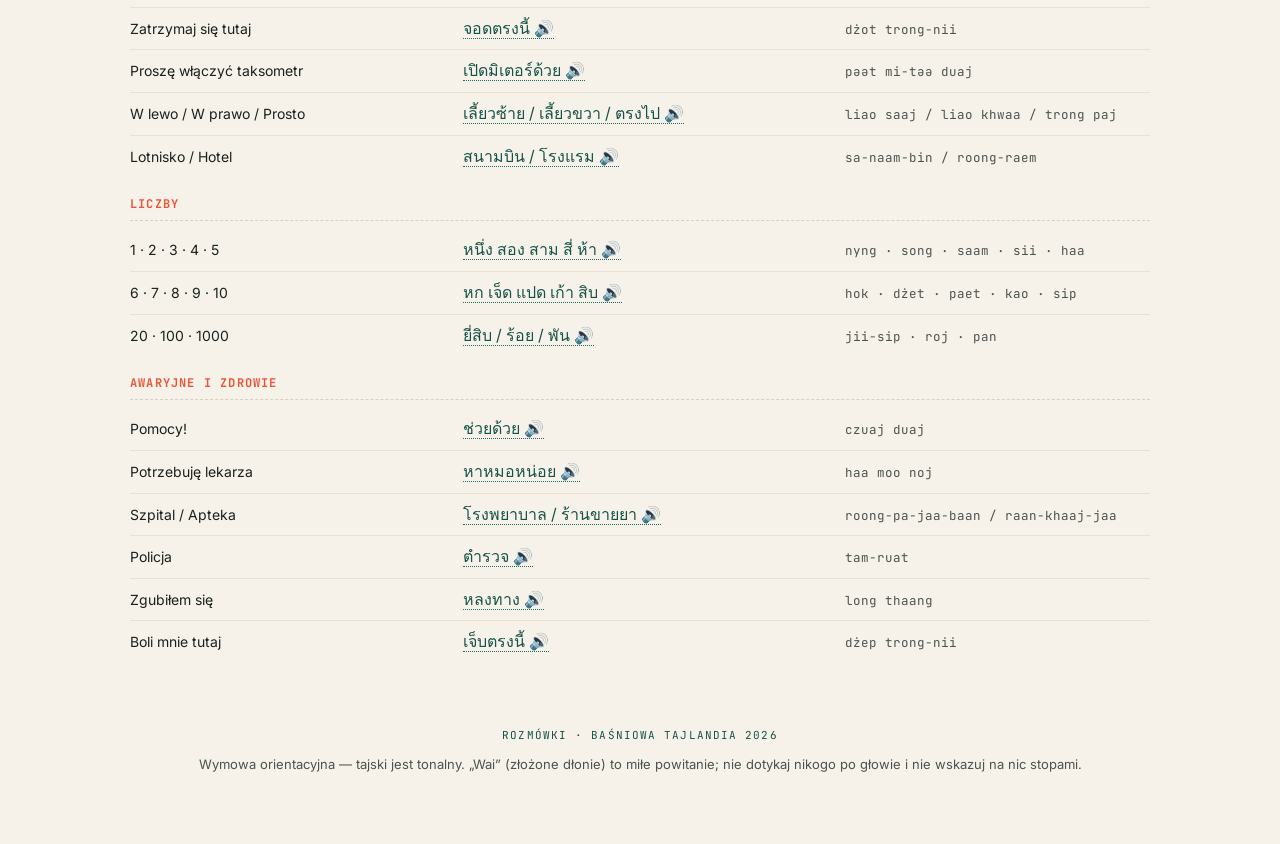
<file: rozmowki.html>
<!DOCTYPE html>
<html lang="pl">
<head>
<meta charset="UTF-8">
<meta name="viewport" content="width=device-width, initial-scale=1.0">
<title>Rozmówki PL → TH — Baśniowa Tajlandia 2026</title>
<meta property="og:type" content="website">
<meta property="og:title" content="Rozmówki polsko-tajskie — Baśniowa Tajlandia 2026">
<meta property="og:description" content="Najprzydatniejsze zwroty turystyczne PL→TH z zapisem tajskim, wymową i odsłuchem.">
<meta property="og:image" content="https://commons.wikimedia.org/wiki/Special:FilePath/Wat%20Rong%20Khun%20-%20Chiang%20Rai.jpg?width=1280">
<link rel="preconnect" href="https://fonts.googleapis.com">
<link rel="preconnect" href="https://fonts.gstatic.com" crossorigin>
<link href="https://fonts.googleapis.com/css2?family=Space+Grotesk:wght@400;500;600;700&family=Inter:wght@400;500;600;700&family=JetBrains+Mono:wght@400;500;700&display=swap" rel="stylesheet">
<link rel="stylesheet" href="style.css">
</head>
<body>

<header class="sub">
  <div class="wrap">
    <a class="sub__back" href="index.html">← Wróć do planu</a>
    <span class="sub__kicker">Rozmówki · Polski → Tajski</span>
    <h1>Najprzydatniejsze zwroty</h1>
    <p class="sub__lead">Najczęściej używane zwroty turystyczne z zapisem tajskim i wymową po polsku. Kliknij tajski napis 🔊, aby usłyszeć go w Tłumaczu Google.</p>
  </div>
</header>

<div class="sub__tipbar">
  <div class="wrap">Klucz do uprzejmości: mężczyźni (Radek, Maks) kończą zdania <b>ครับ „khrap”</b>, kobiety (Beata, Roksana) <b>ค่ะ „khâ”</b>. Samo „khrap / khâ” znaczy też grzeczne „tak”.</div>
</div>

<main class="sub__main">
  <div class="wrap">
    <input id="phSearch" class="ph-search" type="search" placeholder="Szukaj zwrotu… (np. woda, taxi, ile)" aria-label="Szukaj zwrotu">
    <div class="ph-body" id="phBody"></div>
    <p id="phEmpty" class="ph-empty" hidden>Brak wyników dla tego hasła.</p>
  </div>
</main>

<footer>
  <div class="mono">Rozmówki · Baśniowa Tajlandia 2026</div>
  <p style="margin-top:10px">Wymowa orientacyjna — tajski jest tonalny. „Wai” (złożone dłonie) to miłe powitanie; nie dotykaj nikogo po głowie i nie wskazuj na nic stopami.</p>
</footer>

<script>
const PHRASES = [
  {g:"Podstawy i grzeczność", items:[
    {pl:"Dzień dobry / Cześć / Do widzenia", th:"สวัสดี ครับ/ค่ะ", say:"sa-łat-dii khrap/kha"},
    {pl:"Dziękuję", th:"ขอบคุณ ครับ/ค่ะ", say:"khop-khun khrap/kha"},
    {pl:"Tak", th:"ใช่", say:"czaj"},
    {pl:"Nie", th:"ไม่", say:"maj"},
    {pl:"Poproszę…", th:"ขอ… หน่อย", say:"kho… noj"},
    {pl:"Przepraszam", th:"ขอโทษ ครับ/ค่ะ", say:"kho-thoot khrap/kha"},
    {pl:"Nic nie szkodzi / Spoko", th:"ไม่เป็นไร", say:"maj pen raj"},
    {pl:"Czy mówisz po angielsku?", th:"พูดภาษาอังกฤษได้ไหม", say:"puut pha-saa ang-krit daj maj"},
    {pl:"Nie rozumiem", th:"ไม่เข้าใจ", say:"maj khao dżaj"}
  ]},
  {g:"W restauracji", items:[
    {pl:"Poproszę menu", th:"ขอเมนูหน่อย", say:"kho me-nuu noj"},
    {pl:"Nie ostre", th:"ไม่เผ็ด", say:"maj pet"},
    {pl:"Trochę ostre", th:"เผ็ดนิดหน่อย", say:"pet nit-noj"},
    {pl:"Pyszne!", th:"อร่อย", say:"a-roj"},
    {pl:"Woda (butelkowana)", th:"น้ำเปล่า", say:"nam plao"},
    {pl:"Bez lodu", th:"ไม่ใส่น้ำแข็ง", say:"maj saj nam-khaeng"},
    {pl:"Jem jarsko (wegetariańsko)", th:"กินเจ ครับ/ค่ะ", say:"gin dżee khrap/kha"},
    {pl:"Bez sosu rybnego", th:"ไม่ใส่น้ำปลา", say:"maj saj nam-plaa"},
    {pl:"Poproszę rachunek", th:"เช็คบิล / ขอบิลหน่อย", say:"czek bin / kho bin noj"}
  ]},
  {g:"Targ i zakupy", items:[
    {pl:"Ile to kosztuje?", th:"เท่าไหร่", say:"thao-raj"},
    {pl:"Za drogo", th:"แพงไป", say:"paeng paj"},
    {pl:"Może taniej?", th:"ลดได้ไหม", say:"lot daj maj"},
    {pl:"Wezmę to", th:"เอาอันนี้", say:"ao an-nii"},
    {pl:"Nie, dziękuję", th:"ไม่เอา ขอบคุณ", say:"maj ao, khop-khun"}
  ]},
  {g:"W drodze", items:[
    {pl:"Gdzie jest…?", th:"…อยู่ที่ไหน", say:"…juu thii-naj"},
    {pl:"Gdzie jest toaleta?", th:"ห้องน้ำอยู่ที่ไหน", say:"hong-nam juu thii-naj"},
    {pl:"Zatrzymaj się tutaj", th:"จอดตรงนี้", say:"dżot trong-nii"},
    {pl:"Proszę włączyć taksometr", th:"เปิดมิเตอร์ด้วย", say:"pəət mi-təə duaj"},
    {pl:"W lewo / W prawo / Prosto", th:"เลี้ยวซ้าย / เลี้ยวขวา / ตรงไป", say:"liao saaj / liao khwaa / trong paj"},
    {pl:"Lotnisko / Hotel", th:"สนามบิน / โรงแรม", say:"sa-naam-bin / roong-raem"}
  ]},
  {g:"Liczby", items:[
    {pl:"1 · 2 · 3 · 4 · 5", th:"หนึ่ง สอง สาม สี่ ห้า", say:"nyng · song · saam · sii · haa"},
    {pl:"6 · 7 · 8 · 9 · 10", th:"หก เจ็ด แปด เก้า สิบ", say:"hok · dżet · paet · kao · sip"},
    {pl:"20 · 100 · 1000", th:"ยี่สิบ / ร้อย / พัน", say:"jii-sip · roj · pan"}
  ]},
  {g:"Awaryjne i zdrowie", items:[
    {pl:"Pomocy!", th:"ช่วยด้วย", say:"czuaj duaj"},
    {pl:"Potrzebuję lekarza", th:"หาหมอหน่อย", say:"haa moo noj"},
    {pl:"Szpital / Apteka", th:"โรงพยาบาล / ร้านขายยา", say:"roong-pa-jaa-baan / raan-khaaj-jaa"},
    {pl:"Policja", th:"ตำรวจ", say:"tam-ruat"},
    {pl:"Zgubiłem się", th:"หลงทาง", say:"long thaang"},
    {pl:"Boli mnie tutaj", th:"เจ็บตรงนี้", say:"dżep trong-nii"}
  ]}
];
function renderPhrases(){
  const el = document.getElementById('phBody');
  el.innerHTML = PHRASES.map(grp=>{
    const rows = grp.items.map(it=>{
      const url = 'https://translate.google.com/?sl=th&tl=pl&op=translate&text='+encodeURIComponent(it.th);
      return `<div class="ph-row"><div class="ph-pl">${it.pl}</div>`+
        `<div class="ph-th"><a href="${url}" target="_blank" rel="noopener" title="Posłuchaj wymowy w Tłumaczu Google">${it.th} 🔊</a></div>`+
        `<div class="ph-say">${it.say}</div></div>`;
    }).join('');
    return `<section class="ph-group"><h3>${grp.g}</h3>${rows}</section>`;
  }).join('');
}
renderPhrases();

const phSearch = document.getElementById('phSearch');
const phEmpty = document.getElementById('phEmpty');
phSearch.addEventListener('input', ()=>{
  const q = phSearch.value.trim().toLowerCase();
  let anyVisible = false;
  document.querySelectorAll('.ph-group').forEach(g=>{
    let groupVisible = false;
    g.querySelectorAll('.ph-row').forEach(r=>{
      const hit = !q || r.textContent.toLowerCase().includes(q);
      r.style.display = hit ? '' : 'none';
      if(hit) groupVisible = true;
    });
    g.style.display = groupVisible ? '' : 'none';
    if(groupVisible) anyVisible = true;
  });
  phEmpty.hidden = anyVisible;
});
</script>
</body>
</html>
</file>
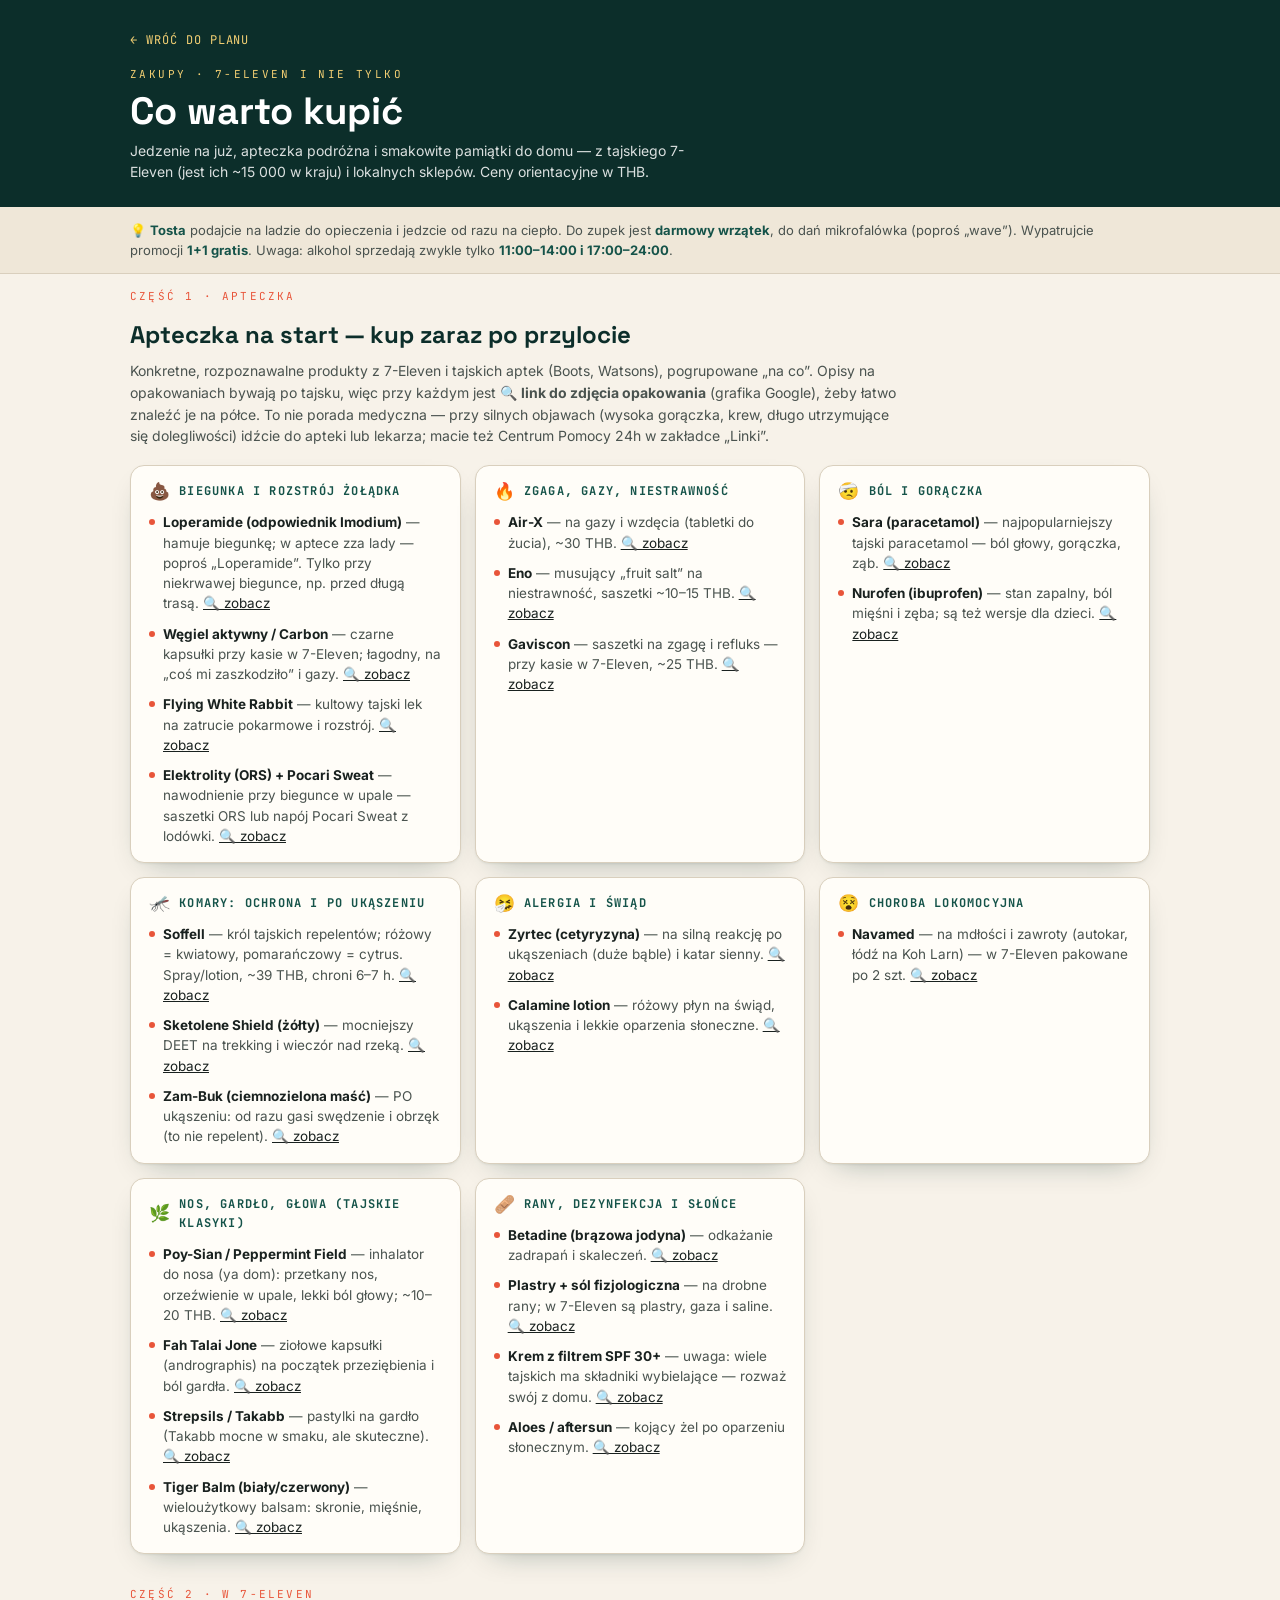
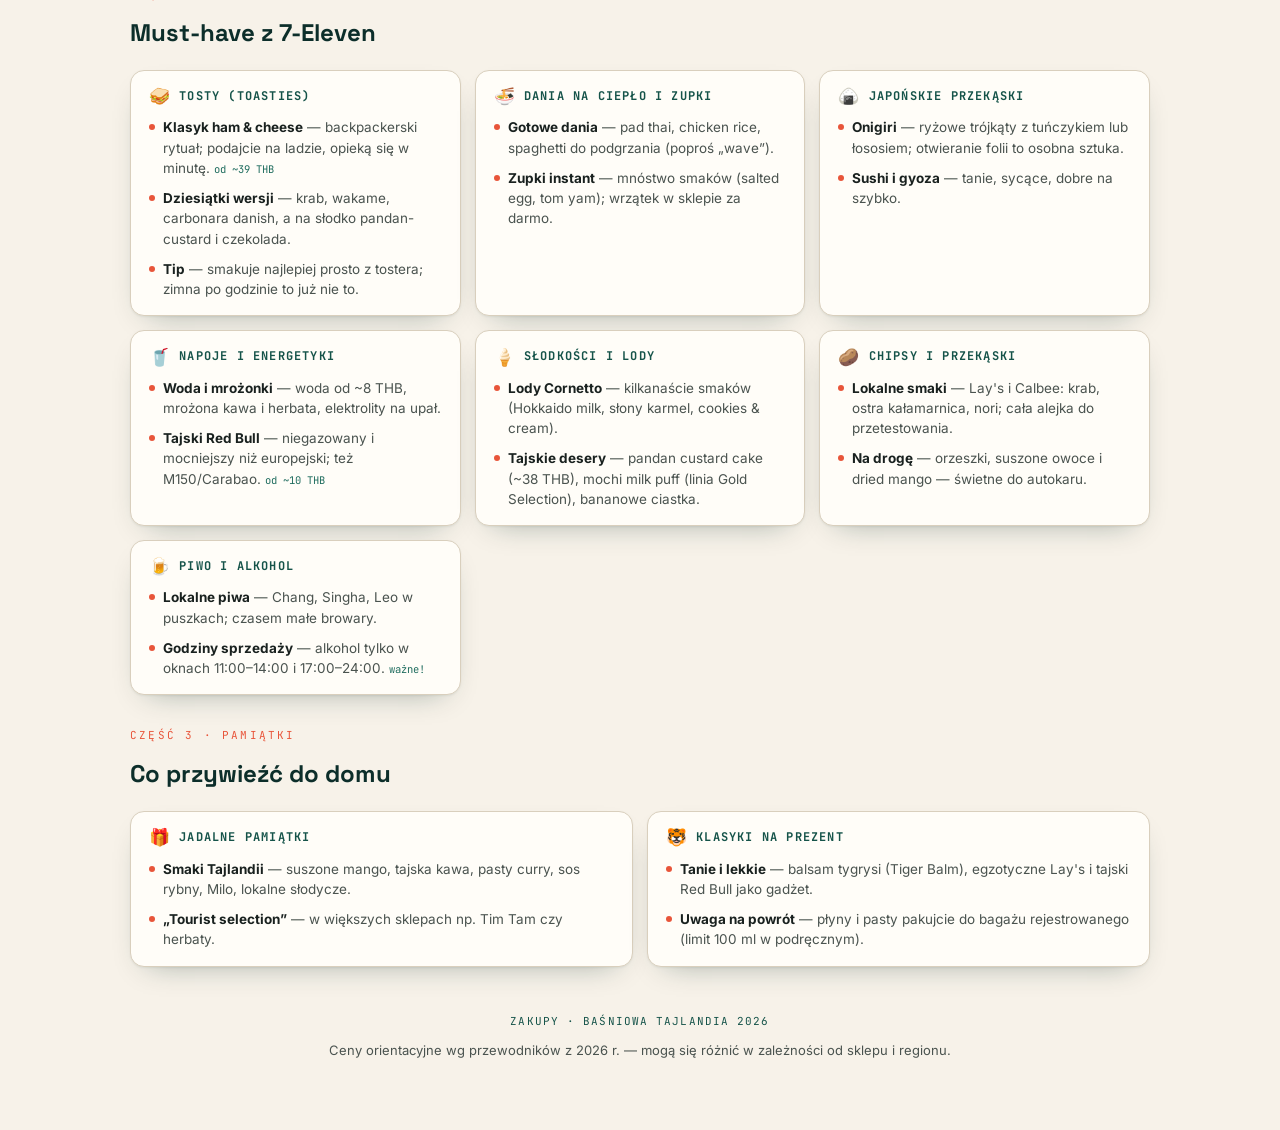
<file: zakupy.html>
<!DOCTYPE html>
<html lang="pl">
<head>
<meta charset="UTF-8">
<meta name="viewport" content="width=device-width, initial-scale=1.0">
<title>Zakupy — Baśniowa Tajlandia 2026</title>
<meta property="og:type" content="website">
<meta property="og:title" content="Zakupy — Baśniowa Tajlandia 2026">
<meta property="og:description" content="Co kupić w tajskim 7-Eleven i nie tylko: jedzenie na już, apteczka podróżna i pamiątki do domu.">
<meta property="og:image" content="https://commons.wikimedia.org/wiki/Special:FilePath/Wat%20Rong%20Khun%20-%20Chiang%20Rai.jpg?width=1280">
<link rel="preconnect" href="https://fonts.googleapis.com">
<link rel="preconnect" href="https://fonts.gstatic.com" crossorigin>
<link href="https://fonts.googleapis.com/css2?family=Space+Grotesk:wght@400;500;600;700&family=Inter:wght@400;500;600;700&family=JetBrains+Mono:wght@400;500;700&display=swap" rel="stylesheet">
<link rel="stylesheet" href="style.css">
</head>
<body>

<header class="sub">
  <div class="wrap">
    <a class="sub__back" href="index.html">← Wróć do planu</a>
    <span class="sub__kicker">Zakupy · 7-Eleven i nie tylko</span>
    <h1>Co warto kupić</h1>
    <p class="sub__lead">Jedzenie na już, apteczka podróżna i smakowite pamiątki do domu — z tajskiego 7-Eleven (jest ich ~15 000 w kraju) i lokalnych sklepów. Ceny orientacyjne w THB.</p>
  </div>
</header>

<div class="sub__tipbar">
  <div class="wrap">💡 <b>Tosta</b> podajcie na ladzie do opieczenia i jedzcie od razu na ciepło. Do zupek jest <b>darmowy wrzątek</b>, do dań mikrofalówka (poproś „wave”). Wypatrujcie promocji <b>1+1 gratis</b>. Uwaga: alkohol sprzedają zwykle tylko <b>11:00–14:00 i 17:00–24:00</b>.</div>
</div>

<main class="sub__main">
  <div class="wrap">

    <div class="pat__head">
      <span class="pat__tag">Część 1 · apteczka</span>
      <h2>Apteczka na start — kup zaraz po przylocie</h2>
      <p class="pat__lead">Konkretne, rozpoznawalne produkty z 7-Eleven i tajskich aptek (Boots, Watsons), pogrupowane „na co”. Opisy na opakowaniach bywają po tajsku, więc przy każdym jest 🔍 <b>link do zdjęcia opakowania</b> (grafika Google), żeby łatwo znaleźć je na półce. To nie porada medyczna — przy silnych objawach (wysoka gorączka, krew, długo utrzymujące się dolegliwości) idźcie do apteki lub lekarza; macie też Centrum Pomocy 24h w zakładce „Linki”.</p>
    </div>
    <div class="pat__grid">

      <div class="pat__cat">
        <h3><span style="font-size:17px;line-height:1">💩</span>Biegunka i rozstrój żołądka</h3>
        <ul>
          <li><b>Loperamide (odpowiednik Imodium)</b> <span class="note">— hamuje biegunkę; w aptece zza lady — poproś „Loperamide”. Tylko przy niekrwawej biegunce, np. przed długą trasą.</span> <a class="lnk" href="https://www.google.com/search?tbm=isch&amp;q=Loperamide%20Thailand" target="_blank" rel="noopener">🔍 zobacz</a></li>
          <li><b>Węgiel aktywny / Carbon</b> <span class="note">— czarne kapsułki przy kasie w 7-Eleven; łagodny, na „coś mi zaszkodziło” i gazy.</span> <a class="lnk" href="https://www.google.com/search?tbm=isch&amp;q=activated%20charcoal%20carbon%20tablets%20Thailand%207%20eleven" target="_blank" rel="noopener">🔍 zobacz</a></li>
          <li><b>Flying White Rabbit</b> <span class="note">— kultowy tajski lek na zatrucie pokarmowe i rozstrój.</span> <a class="lnk" href="https://www.google.com/search?tbm=isch&amp;q=Flying%20White%20Rabbit%20medicine%20Thailand" target="_blank" rel="noopener">🔍 zobacz</a></li>
          <li><b>Elektrolity (ORS) + Pocari Sweat</b> <span class="note">— nawodnienie przy biegunce w upale — saszetki ORS lub napój Pocari Sweat z lodówki.</span> <a class="lnk" href="https://www.google.com/search?tbm=isch&amp;q=ORS%20oral%20rehydration%20salts%20Thailand%20Pocari%20Sweat" target="_blank" rel="noopener">🔍 zobacz</a></li>
        </ul>
      </div>

      <div class="pat__cat">
        <h3><span style="font-size:17px;line-height:1">🔥</span>Zgaga, gazy, niestrawność</h3>
        <ul>
          <li><b>Air-X</b> <span class="note">— na gazy i wzdęcia (tabletki do żucia), ~30 THB.</span> <a class="lnk" href="https://www.google.com/search?tbm=isch&amp;q=Air-X%20tablets%20Thailand" target="_blank" rel="noopener">🔍 zobacz</a></li>
          <li><b>Eno</b> <span class="note">— musujący „fruit salt” na niestrawność, saszetki ~10–15 THB.</span> <a class="lnk" href="https://www.google.com/search?tbm=isch&amp;q=Eno%20fruit%20salt%20sachet%20Thailand" target="_blank" rel="noopener">🔍 zobacz</a></li>
          <li><b>Gaviscon</b> <span class="note">— saszetki na zgagę i refluks — przy kasie w 7-Eleven, ~25 THB.</span> <a class="lnk" href="https://www.google.com/search?tbm=isch&amp;q=Gaviscon%20sachet%20Thailand" target="_blank" rel="noopener">🔍 zobacz</a></li>
        </ul>
      </div>

      <div class="pat__cat">
        <h3><span style="font-size:17px;line-height:1">🤕</span>Ból i gorączka</h3>
        <ul>
          <li><b>Sara (paracetamol)</b> <span class="note">— najpopularniejszy tajski paracetamol — ból głowy, gorączka, ząb.</span> <a class="lnk" href="https://www.google.com/search?tbm=isch&amp;q=Sara%20paracetamol%20Thailand" target="_blank" rel="noopener">🔍 zobacz</a></li>
          <li><b>Nurofen (ibuprofen)</b> <span class="note">— stan zapalny, ból mięśni i zęba; są też wersje dla dzieci.</span> <a class="lnk" href="https://www.google.com/search?tbm=isch&amp;q=Nurofen%20ibuprofen%20Thailand" target="_blank" rel="noopener">🔍 zobacz</a></li>
        </ul>
      </div>

      <div class="pat__cat">
        <h3><span style="font-size:17px;line-height:1">🦟</span>Komary: ochrona i po ukąszeniu</h3>
        <ul>
          <li><b>Soffell</b> <span class="note">— król tajskich repelentów; różowy = kwiatowy, pomarańczowy = cytrus. Spray/lotion, ~39 THB, chroni 6–7 h.</span> <a class="lnk" href="https://www.google.com/search?tbm=isch&amp;q=Soffell%20mosquito%20repellent%20Thailand" target="_blank" rel="noopener">🔍 zobacz</a></li>
          <li><b>Sketolene Shield (żółty)</b> <span class="note">— mocniejszy DEET na trekking i wieczór nad rzeką.</span> <a class="lnk" href="https://www.google.com/search?tbm=isch&amp;q=Sketolene%20Shield%20Thailand" target="_blank" rel="noopener">🔍 zobacz</a></li>
          <li><b>Zam-Buk (ciemnozielona maść)</b> <span class="note">— PO ukąszeniu: od razu gasi swędzenie i obrzęk (to nie repelent).</span> <a class="lnk" href="https://www.google.com/search?tbm=isch&amp;q=Zam-Buk%20balm%20Thailand" target="_blank" rel="noopener">🔍 zobacz</a></li>
        </ul>
      </div>

      <div class="pat__cat">
        <h3><span style="font-size:17px;line-height:1">🤧</span>Alergia i świąd</h3>
        <ul>
          <li><b>Zyrtec (cetyryzyna)</b> <span class="note">— na silną reakcję po ukąszeniach (duże bąble) i katar sienny.</span> <a class="lnk" href="https://www.google.com/search?tbm=isch&amp;q=Zyrtec%20cetirizine%20Thailand" target="_blank" rel="noopener">🔍 zobacz</a></li>
          <li><b>Calamine lotion</b> <span class="note">— różowy płyn na świąd, ukąszenia i lekkie oparzenia słoneczne.</span> <a class="lnk" href="https://www.google.com/search?tbm=isch&amp;q=Calamine%20lotion%20Thailand" target="_blank" rel="noopener">🔍 zobacz</a></li>
        </ul>
      </div>

      <div class="pat__cat">
        <h3><span style="font-size:17px;line-height:1">😵</span>Choroba lokomocyjna</h3>
        <ul>
          <li><b>Navamed</b> <span class="note">— na mdłości i zawroty (autokar, łódź na Koh Larn) — w 7-Eleven pakowane po 2 szt.</span> <a class="lnk" href="https://www.google.com/search?tbm=isch&amp;q=Navamed%20motion%20sickness%20Thailand" target="_blank" rel="noopener">🔍 zobacz</a></li>
        </ul>
      </div>

      <div class="pat__cat">
        <h3><span style="font-size:17px;line-height:1">🌿</span>Nos, gardło, głowa (tajskie klasyki)</h3>
        <ul>
          <li><b>Poy-Sian / Peppermint Field</b> <span class="note">— inhalator do nosa (ya dom): przetkany nos, orzeźwienie w upale, lekki ból głowy; ~10–20 THB.</span> <a class="lnk" href="https://www.google.com/search?tbm=isch&amp;q=Poy-Sian%20inhaler%20ya%20dom%20Thailand" target="_blank" rel="noopener">🔍 zobacz</a></li>
          <li><b>Fah Talai Jone</b> <span class="note">— ziołowe kapsułki (andrographis) na początek przeziębienia i ból gardła.</span> <a class="lnk" href="https://www.google.com/search?tbm=isch&amp;q=Fah%20Talai%20Jone%20andrographis%20Thailand" target="_blank" rel="noopener">🔍 zobacz</a></li>
          <li><b>Strepsils / Takabb</b> <span class="note">— pastylki na gardło (Takabb mocne w smaku, ale skuteczne).</span> <a class="lnk" href="https://www.google.com/search?tbm=isch&amp;q=Strepsils%20throat%20lozenges%20Thailand" target="_blank" rel="noopener">🔍 zobacz</a></li>
          <li><b>Tiger Balm (biały/czerwony)</b> <span class="note">— wieloużytkowy balsam: skronie, mięśnie, ukąszenia.</span> <a class="lnk" href="https://www.google.com/search?tbm=isch&amp;q=Tiger%20Balm%20Thailand" target="_blank" rel="noopener">🔍 zobacz</a></li>
        </ul>
      </div>

      <div class="pat__cat">
        <h3><span style="font-size:17px;line-height:1">🩹</span>Rany, dezynfekcja i słońce</h3>
        <ul>
          <li><b>Betadine (brązowa jodyna)</b> <span class="note">— odkażanie zadrapań i skaleczeń.</span> <a class="lnk" href="https://www.google.com/search?tbm=isch&amp;q=Betadine%20povidone%20iodine%20Thailand" target="_blank" rel="noopener">🔍 zobacz</a></li>
          <li><b>Plastry + sól fizjologiczna</b> <span class="note">— na drobne rany; w 7-Eleven są plastry, gaza i saline.</span> <a class="lnk" href="https://www.google.com/search?tbm=isch&amp;q=band%20aid%20plaster%20saline%20Thailand%207%20eleven" target="_blank" rel="noopener">🔍 zobacz</a></li>
          <li><b>Krem z filtrem SPF 30+</b> <span class="note">— uwaga: wiele tajskich ma składniki wybielające — rozważ swój z domu.</span> <a class="lnk" href="https://www.google.com/search?tbm=isch&amp;q=sunscreen%20SPF%20Thailand" target="_blank" rel="noopener">🔍 zobacz</a></li>
          <li><b>Aloes / aftersun</b> <span class="note">— kojący żel po oparzeniu słonecznym.</span> <a class="lnk" href="https://www.google.com/search?tbm=isch&amp;q=aloe%20vera%20gel%20aftersun%20Thailand" target="_blank" rel="noopener">🔍 zobacz</a></li>
        </ul>
      </div>

    </div>

    <div class="pat__head" style="margin-top:26px">
      <span class="pat__tag">Część 2 · w 7-Eleven</span>
      <h2>Must-have z 7-Eleven</h2>
    </div>
    <div class="pat__grid">

      <div class="pat__cat">
        <h3><span style="font-size:17px;line-height:1">🥪</span>Tosty (toasties)</h3>
        <ul>
          <li><b>Klasyk ham &amp; cheese</b> <span class="note">— backpackerski rytuał; podajcie na ladzie, opieką się w minutę.</span> <span class="tag">od ~39 THB</span></li>
          <li><b>Dziesiątki wersji</b> <span class="note">— krab, wakame, carbonara danish, a na słodko pandan-custard i czekolada.</span></li>
          <li><b>Tip</b> <span class="note">— smakuje najlepiej prosto z tostera; zimna po godzinie to już nie to.</span></li>
        </ul>
      </div>

      <div class="pat__cat">
        <h3><span style="font-size:17px;line-height:1">🍜</span>Dania na ciepło i zupki</h3>
        <ul>
          <li><b>Gotowe dania</b> <span class="note">— pad thai, chicken rice, spaghetti do podgrzania (poproś „wave”).</span></li>
          <li><b>Zupki instant</b> <span class="note">— mnóstwo smaków (salted egg, tom yam); wrzątek w sklepie za darmo.</span></li>
        </ul>
      </div>

      <div class="pat__cat">
        <h3><span style="font-size:17px;line-height:1">🍙</span>Japońskie przekąski</h3>
        <ul>
          <li><b>Onigiri</b> <span class="note">— ryżowe trójkąty z tuńczykiem lub łososiem; otwieranie folii to osobna sztuka.</span></li>
          <li><b>Sushi i gyoza</b> <span class="note">— tanie, sycące, dobre na szybko.</span></li>
        </ul>
      </div>

      <div class="pat__cat">
        <h3><span style="font-size:17px;line-height:1">🥤</span>Napoje i energetyki</h3>
        <ul>
          <li><b>Woda i mrożonki</b> <span class="note">— woda od ~8 THB, mrożona kawa i herbata, elektrolity na upał.</span></li>
          <li><b>Tajski Red Bull</b> <span class="note">— niegazowany i mocniejszy niż europejski; też M150/Carabao.</span> <span class="tag">od ~10 THB</span></li>
        </ul>
      </div>

      <div class="pat__cat">
        <h3><span style="font-size:17px;line-height:1">🍦</span>Słodkości i lody</h3>
        <ul>
          <li><b>Lody Cornetto</b> <span class="note">— kilkanaście smaków (Hokkaido milk, słony karmel, cookies &amp; cream).</span></li>
          <li><b>Tajskie desery</b> <span class="note">— pandan custard cake (~38 THB), mochi milk puff (linia Gold Selection), bananowe ciastka.</span></li>
        </ul>
      </div>

      <div class="pat__cat">
        <h3><span style="font-size:17px;line-height:1">🥔</span>Chipsy i przekąski</h3>
        <ul>
          <li><b>Lokalne smaki</b> <span class="note">— Lay's i Calbee: krab, ostra kałamarnica, nori; cała alejka do przetestowania.</span></li>
          <li><b>Na drogę</b> <span class="note">— orzeszki, suszone owoce i dried mango — świetne do autokaru.</span></li>
        </ul>
      </div>

      <div class="pat__cat">
        <h3><span style="font-size:17px;line-height:1">🍺</span>Piwo i alkohol</h3>
        <ul>
          <li><b>Lokalne piwa</b> <span class="note">— Chang, Singha, Leo w puszkach; czasem małe browary.</span></li>
          <li><b>Godziny sprzedaży</b> <span class="note">— alkohol tylko w oknach 11:00–14:00 i 17:00–24:00.</span> <span class="tag">ważne!</span></li>
        </ul>
      </div>

    </div>

    <div class="pat__head" style="margin-top:26px">
      <span class="pat__tag">Część 3 · pamiątki</span>
      <h2>Co przywieźć do domu</h2>
    </div>
    <div class="pat__grid">

      <div class="pat__cat">
        <h3><span style="font-size:17px;line-height:1">🎁</span>Jadalne pamiątki</h3>
        <ul>
          <li><b>Smaki Tajlandii</b> <span class="note">— suszone mango, tajska kawa, pasty curry, sos rybny, Milo, lokalne słodycze.</span></li>
          <li><b>„Tourist selection”</b> <span class="note">— w większych sklepach np. Tim Tam czy herbaty.</span></li>
        </ul>
      </div>

      <div class="pat__cat">
        <h3><span style="font-size:17px;line-height:1">🐯</span>Klasyki na prezent</h3>
        <ul>
          <li><b>Tanie i lekkie</b> <span class="note">— balsam tygrysi (Tiger Balm), egzotyczne Lay's i tajski Red Bull jako gadżet.</span></li>
          <li><b>Uwaga na powrót</b> <span class="note">— płyny i pasty pakujcie do bagażu rejestrowanego (limit 100 ml w podręcznym).</span></li>
        </ul>
      </div>

    </div>

  </div>
</main>

<footer>
  <div class="mono">Zakupy · Baśniowa Tajlandia 2026</div>
  <p style="margin-top:10px">Ceny orientacyjne wg przewodników z 2026 r. — mogą się różnić w zależności od sklepu i regionu.</p>
</footer>

</body>
</html>
</file>
<file: style.css>
:root{
    --jade-900:#0c2e2a;
    --jade-800:#103e38;
    --jade-700:#155349;
    --jade-600:#1d6b5d;
    --gold:#e7b53c;
    --gold-soft:#f2cf73;
    --coral:#e8553a;
    --coral-deep:#c8412c;
    --paper:#f7f2e9;
    --paper-2:#efe7d8;
    --ink:#19211f;
    --ink-soft:#4a534f;
    --line:#d9cfbd;
    --card:#fffdf8;
    --shadow:0 1px 2px rgba(12,46,42,.06),0 12px 30px -18px rgba(12,46,42,.45);
    --radius:18px;
    --mono:'JetBrains Mono',ui-monospace,monospace;
    --disp:'Space Grotesk',system-ui,sans-serif;
    --body:'Inter',system-ui,sans-serif;
  }
  *{box-sizing:border-box}
  html{scroll-behavior:smooth}
  body{
    margin:0;background:var(--paper);color:var(--ink);
    font-family:var(--body);font-size:16px;line-height:1.6;
    -webkit-font-smoothing:antialiased;
  }
  img{display:block;max-width:100%}
  a{color:inherit}
  .wrap{max-width:1060px;margin:0 auto;padding:0 20px}

  /* ---------- COVER ---------- */
  .cover{position:relative;min-height:92vh;display:flex;align-items:flex-end;
    color:#fff;overflow:hidden;background:var(--jade-900)}
  .cover__img{position:absolute;inset:0;width:100%;height:100%;object-fit:cover;
    filter:saturate(1.05);opacity:.9}
  .cover__veil{position:absolute;inset:0;
    background:linear-gradient(180deg,rgba(10,38,34,.35) 0%,rgba(10,38,34,.25) 40%,rgba(10,30,27,.92) 100%)}
  .cover__inner{position:relative;width:100%;max-width:1060px;margin:0 auto;
    padding:0 20px 56px}
  .eyebrow{font-family:var(--mono);font-size:12.5px;letter-spacing:.32em;
    text-transform:uppercase;color:var(--gold-soft);margin-bottom:18px;
    display:flex;align-items:center;gap:12px;flex-wrap:wrap}
  .eyebrow::before{content:"";width:34px;height:1px;background:var(--gold)}
  .cover h1{font-family:var(--disp);font-weight:700;letter-spacing:-.02em;
    line-height:.96;margin:0;font-size:clamp(46px,9vw,104px)}
  .cover h1 em{font-style:normal;display:block;
    background:linear-gradient(90deg,var(--gold) 0%,var(--gold-soft) 55%,#fff5dc 100%);
    -webkit-background-clip:text;background-clip:text;color:transparent}
  .cover__sub{margin:20px 0 0;font-size:clamp(16px,2.2vw,20px);max-width:46ch;
    color:rgba(255,255,255,.86)}
  .ticket{margin-top:30px;display:flex;flex-wrap:wrap;gap:10px}
  .ticket .chip{font-family:var(--mono);font-size:12px;letter-spacing:.05em;
    background:rgba(255,255,255,.10);border:1px solid rgba(255,255,255,.22);
    padding:9px 13px;border-radius:999px;backdrop-filter:blur(6px);
    display:flex;gap:8px;align-items:center}
  .ticket .chip b{color:var(--gold-soft);font-weight:700}
  .scrollcue{position:absolute;right:20px;bottom:26px;font-family:var(--mono);
    font-size:11px;letter-spacing:.25em;color:rgba(255,255,255,.7);
    writing-mode:vertical-rl;text-transform:uppercase}

  /* ---------- PHRASEBOOK BUTTON + MODAL ---------- */
  .phrasebtn{margin-top:14px;display:inline-flex;align-items:center;gap:9px;cursor:pointer;
    font-family:var(--mono);font-size:12px;letter-spacing:.08em;text-transform:uppercase;color:#fff;
    background:linear-gradient(135deg,rgba(231,181,60,.24),rgba(231,181,60,.12));
    border:1px solid rgba(231,181,60,.5);padding:10px 16px;border-radius:999px;backdrop-filter:blur(6px);
    transition:transform .15s ease,background .2s ease,border-color .2s ease}
  .phrasebtn:hover{background:linear-gradient(135deg,rgba(231,181,60,.36),rgba(231,181,60,.2));
    border-color:var(--gold);transform:translateY(-1px)}
  .phrasebtn b{color:inherit;font-weight:600}
  .phrasebtn svg{width:17px;height:17px;stroke:var(--gold-soft);fill:none;stroke-width:1.7;stroke-linecap:round;stroke-linejoin:round}
  .cover__cta{display:flex;flex-wrap:wrap;gap:10px;margin-top:14px}
  .cover__cta .phrasebtn{margin-top:0}

  .ph-overlay{display:none;position:fixed;inset:0;z-index:100;
    background:rgba(8,28,25,.62);backdrop-filter:blur(4px);
    align-items:center;justify-content:center;padding:24px 16px;overflow-y:auto}
  .ph-overlay.open{display:flex}
  .ph-modal{background:var(--paper);color:var(--ink);width:100%;max-width:880px;border-radius:20px;
    box-shadow:0 30px 70px -20px rgba(0,0,0,.6);overflow:hidden;margin:auto;
    display:flex;flex-direction:column;max-height:calc(100vh - 48px);max-height:calc(100dvh - 48px)}
  .ph-top{display:flex;justify-content:space-between;align-items:flex-start;gap:16px;
    background:var(--jade-900);color:#fff;padding:22px 24px;flex:none}
  .ph-kicker{font-family:var(--mono);font-size:11px;letter-spacing:.22em;text-transform:uppercase;color:var(--gold-soft)}
  .ph-top h2{font-family:var(--disp);font-size:22px;margin:6px 0 0;line-height:1.1}
  .ph-close{flex:none;width:38px;height:38px;border-radius:50%;border:1px solid rgba(255,255,255,.3);
    background:rgba(255,255,255,.08);color:#fff;font-size:16px;cursor:pointer;line-height:1}
  .ph-close:hover{background:rgba(255,255,255,.18)}
  .ph-tip{font-size:13px;line-height:1.55;color:var(--ink-soft);background:var(--paper-2);
    border-bottom:1px solid var(--line);padding:13px 24px}
  .ph-tip b{color:var(--jade-700)}
  .ph-body{padding:6px 24px 18px;overflow-y:auto;flex:1 1 auto}
  .ph-group{margin-top:18px}
  .ph-group h3{font-family:var(--mono);font-size:12px;letter-spacing:.1em;text-transform:uppercase;
    color:var(--coral);margin:0 0 8px;padding-bottom:6px;border-bottom:1px dashed var(--line)}
  .ph-row{display:grid;grid-template-columns:1fr 1.15fr .95fr;gap:12px;align-items:baseline;
    padding:8px 0;border-bottom:1px solid rgba(217,207,189,.5)}
  .ph-row:last-child{border-bottom:0}
  .ph-pl{font-size:14px;color:var(--ink)}
  .ph-th{font-size:16px}
  .ph-th a{color:var(--jade-700);text-decoration:none;border-bottom:1px dotted var(--jade-600)}
  .ph-th a:hover{color:var(--coral);border-color:var(--coral)}
  .ph-say{font-family:var(--mono);font-size:12.5px;color:var(--ink-soft)}
  .ph-foot{font-size:12px;color:var(--ink-soft);background:var(--paper-2);
    border-top:1px solid var(--line);padding:13px 24px;line-height:1.55;flex:none}
  .ph-foot b{color:var(--jade-700)}
  @media(max-width:620px){
    .ph-row{grid-template-columns:1fr;gap:1px;padding:10px 0}
    .ph-say{font-size:12px}
  }

  /* ---------- ROUTE STRIP ---------- */
  .route{background:var(--jade-900);color:#fff;padding:34px 0;border-top:1px solid rgba(255,255,255,.08)}
  .route h2{font-family:var(--mono);font-size:12px;letter-spacing:.28em;
    text-transform:uppercase;color:var(--gold-soft);margin:0 0 18px;font-weight:500}
  .route__line{display:flex;flex-wrap:wrap;gap:8px 4px;align-items:center}
  .stop{font-family:var(--mono);font-size:12.5px;letter-spacing:.02em;
    background:rgba(255,255,255,.07);border:1px solid rgba(255,255,255,.14);
    padding:6px 11px;border-radius:8px;white-space:nowrap}
  .stop.key{background:var(--gold);color:var(--jade-900);border-color:var(--gold);font-weight:700}
  .arr{color:rgba(231,181,60,.65);font-family:var(--mono);font-size:13px}

  /* ---------- STICKY NAV ---------- */
  .nav{position:sticky;top:0;z-index:50;background:rgba(247,242,233,.92);
    backdrop-filter:blur(10px);border-bottom:1px solid var(--line)}
  .nav__inner{display:flex;align-items:center;gap:14px;padding:11px 20px;
    max-width:1060px;margin:0 auto;flex-wrap:wrap}
  .nav__brand{font-family:var(--disp);font-weight:700;font-size:15px;letter-spacing:-.01em;
    color:var(--jade-800);margin-right:2px;white-space:nowrap}
  .filters{display:flex;gap:7px;flex-wrap:wrap;flex:1}
  .filt{font-family:var(--mono);font-size:11.5px;letter-spacing:.03em;cursor:pointer;
    border:1px solid var(--line);background:var(--card);color:var(--ink-soft);
    padding:7px 11px;border-radius:999px;display:inline-flex;align-items:center;gap:6px;
    transition:all .15s ease;text-transform:uppercase}
  .filt:hover{border-color:var(--jade-600);color:var(--jade-700)}
  .filt[aria-pressed="true"]{background:var(--jade-800);color:#fff;border-color:var(--jade-800)}
  .filt[aria-pressed="true"] svg{stroke:var(--gold-soft)}
  .filt svg{width:14px;height:14px;stroke:currentColor;fill:none;stroke-width:1.7}
  .filt.all[aria-pressed="true"]{background:var(--gold);color:var(--jade-900);border-color:var(--gold)}
  .daysel{font-family:var(--mono);font-size:12px;border:1px solid var(--line);
    border-radius:8px;padding:7px 8px;background:var(--card);color:var(--ink);cursor:pointer}
  .filter-note{font-family:var(--mono);font-size:11px;color:var(--ink-soft);
    width:100%;margin-top:2px;display:none}
  .filter-note.on{display:block}

  /* ---------- DAYS ---------- */
  main{padding:42px 0 10px}
  .day{background:var(--card);border:1px solid var(--line);border-radius:var(--radius);
    box-shadow:var(--shadow);overflow:hidden;margin-bottom:30px;scroll-margin-top:80px}
  .day.hide{display:none}
  .day__media{position:relative;aspect-ratio:21/9;background:var(--paper-2);overflow:hidden}
  .day__media img{width:100%;height:100%;object-fit:cover;transition:transform .9s ease}
  .day:hover .day__media img{transform:scale(1.035)}
  .day__media::after{content:"";position:absolute;inset:0;
    background:linear-gradient(180deg,rgba(12,46,42,0) 35%,rgba(12,46,42,.82) 100%)}
  .day__tag{position:absolute;left:16px;top:16px;z-index:2;font-family:var(--mono);
    font-size:11.5px;letter-spacing:.12em;color:var(--jade-900);background:var(--gold);
    padding:6px 12px;border-radius:8px;font-weight:700}
  .day__loc{position:absolute;left:16px;bottom:14px;right:16px;z-index:2;
    display:flex;gap:7px;flex-wrap:wrap;align-items:flex-end}
  .pin{font-family:var(--mono);font-size:11.5px;letter-spacing:.02em;color:#fff;
    background:rgba(8,30,27,.55);border:1px solid rgba(255,255,255,.28);
    padding:5px 10px;border-radius:7px;backdrop-filter:blur(4px)}
  .day__body{padding:24px 26px 28px}
  .day__head{display:flex;justify-content:space-between;gap:18px;align-items:flex-start;
    flex-wrap:wrap;margin-bottom:6px}
  .day__title{font-family:var(--disp);font-weight:700;font-size:clamp(22px,3.4vw,30px);
    letter-spacing:-.015em;line-height:1.1;margin:0;color:var(--jade-800);max-width:24ch}
  .free{font-family:var(--mono);font-size:11px;letter-spacing:.06em;text-transform:uppercase;
    padding:6px 11px;border-radius:999px;white-space:nowrap;border:1px solid;display:inline-flex;gap:7px;align-items:center}
  .free::before{content:"";width:8px;height:8px;border-radius:50%;background:currentColor}
  .free.pelny{color:#1d7a4f;border-color:#bfe3cf;background:#eef8f1}
  .free.czesc{color:#a9701a;border-color:#ecd9ad;background:#faf2df}
  .free.brak{color:#9a4a3a;border-color:#ecc8be;background:#fbeee9}
  .teaser{font-size:15.5px;color:var(--ink-soft);margin:8px 0 18px;max-width:68ch}

  .transit{font-family:var(--mono);font-size:12.5px;color:var(--jade-700);
    background:var(--paper);border:1px dashed var(--line);border-radius:12px;
    padding:13px 15px;margin-bottom:18px;line-height:1.85}
  .transit b{color:var(--coral-deep)}
  .program{margin:0 0 20px;font-size:15.5px}
  .program strong{color:var(--jade-800)}

  .secs{display:grid;gap:12px}
  .sec--backup{background:#ecf5f1;border:1px solid #cfe6dd;border-radius:12px;padding:12px 14px}
  .sec--backup .sec__h{color:#0c6b58;margin-bottom:7px} .sec--backup .sec__h svg{stroke:#13957c}
  .backup-text{font-size:14px;line-height:1.6;color:var(--ink);margin:0}
  .backup-text a.lnk{color:#0c6b58}
  .sec{border:1px solid var(--line);border-radius:13px;padding:14px 16px;background:#fff;
    transition:box-shadow .15s ease,border-color .15s ease}
  .sec.hide{display:none}
  .sec__h{display:flex;align-items:center;gap:9px;font-family:var(--mono);
    font-size:11.5px;letter-spacing:.14em;text-transform:uppercase;margin:0 0 10px;font-weight:700}
  .sec__h svg{width:17px;height:17px;fill:none;stroke-width:1.7}
  .sec--see .sec__h{color:var(--jade-700)} .sec--see .sec__h svg{stroke:var(--jade-600)}
  .sec--food .sec__h{color:#b06a12} .sec--food .sec__h svg{stroke:#cf8a23}
  .sec--t19 .sec__h{color:var(--coral-deep)} .sec--t19 .sec__h svg{stroke:var(--coral)}
  .sec--muay .sec__h{color:#7a3b8c} .sec--muay .sec__h svg{stroke:#8e4aa1}
  .sec--dinner .sec__h{color:#9c4a1e} .sec--dinner .sec__h svg{stroke:#c2622a}
  .sec ul{list-style:none;margin:0;padding:0;display:grid;gap:9px}
  .sec li{display:flex;gap:10px;align-items:flex-start;font-size:14.5px;line-height:1.5}
  .sec li::before{content:"";flex:0 0 6px;width:6px;height:6px;border-radius:50%;
    margin-top:8px;background:var(--line)}
  .sec--see li::before{background:var(--jade-600)}
  .sec--food li::before{background:#cf8a23}
  .sec--t19 li::before{background:var(--coral)}
  .sec--muay li::before{background:#8e4aa1}
  .sec--dinner li::before{background:#c2622a}
  .dlabel{font-family:var(--mono);font-size:10px;letter-spacing:.05em;text-transform:uppercase;
    background:#f3e6d4;color:#8a4a1c;padding:2px 8px;border-radius:6px;margin-right:5px;white-space:nowrap}
  .sec a.lnk{color:var(--jade-700);text-decoration:none;border-bottom:1.5px solid var(--line);
    font-weight:600;transition:border-color .15s}
  .sec a.lnk:hover{border-color:var(--jade-600)}
  .sec .note{color:var(--ink-soft)}
  .opt{font-family:var(--mono);font-size:10.5px;letter-spacing:.04em;color:#fff;
    background:var(--coral);padding:2px 7px;border-radius:5px;margin-left:6px;
    text-transform:uppercase;white-space:nowrap;vertical-align:middle}
  .price{font-family:var(--mono);font-size:11px;color:var(--ink-soft);white-space:nowrap}

  /* ---------- EMIRATES PANEL ---------- */
  .ek{padding:6px 0 2px}
  .ek__grid{background:var(--jade-800);color:#fff;border-radius:var(--radius);box-shadow:var(--shadow);
    display:grid;grid-template-columns:minmax(0,.92fr) minmax(0,1.08fr);overflow:hidden}
  .ek__media{margin:0;position:relative;min-height:250px}
  .ek__media img{width:100%;height:100%;object-fit:cover;display:block}
  .ek__media figcaption{position:absolute;left:0;right:0;bottom:0;font-family:var(--mono);font-size:10px;
    letter-spacing:.04em;color:rgba(255,255,255,.85);padding:10px 12px;
    background:linear-gradient(transparent,rgba(0,0,0,.6))}
  .ek__body{padding:26px 28px}
  .ek__tag{font-family:var(--mono);font-size:11px;letter-spacing:.22em;color:var(--gold-soft);text-transform:uppercase}
  .ek__body h2{font-family:var(--disp);font-size:23px;margin:9px 0 8px;color:#fff;line-height:1.15}
  .ek__lead{font-size:14px;color:rgba(255,255,255,.85);line-height:1.55;margin:0 0 14px}
  .ek__list{list-style:none;margin:0;padding:0;display:grid;gap:9px}
  .ek__list li{font-size:13.5px;line-height:1.55;color:rgba(255,255,255,.9);padding-left:18px;position:relative}
  .ek__list li::before{content:"";position:absolute;left:0;top:8px;width:7px;height:7px;border-radius:50%;background:var(--gold-soft)}
  .ek__list b{color:#fff}
  .ek__tip{margin-top:16px;font-size:13px;line-height:1.55;color:#fff;
    background:rgba(231,181,60,.12);border:1px solid rgba(231,181,60,.32);border-radius:10px;padding:11px 13px}
  @media(max-width:760px){.ek__grid{grid-template-columns:1fr}.ek__media{min-height:200px}}

  /* ---------- PATTAYA PLAYBOOK ---------- */
  .pat{margin:30px 0 8px}
  .pat__tag{font-family:var(--mono);font-size:11px;letter-spacing:.2em;text-transform:uppercase;color:var(--coral)}
  .pat__head h2{font-family:var(--disp);font-size:24px;margin:8px 0 6px;color:var(--jade-900)}
  .pat__lead{font-size:14px;color:var(--ink-soft);line-height:1.55;margin:0;max-width:780px}
  .pat__grid{display:grid;grid-template-columns:repeat(auto-fit,minmax(290px,1fr));gap:14px;margin-top:18px}
  .pat__cat{background:var(--card);border:1px solid var(--line);border-radius:14px;padding:16px 18px;box-shadow:var(--shadow)}
  .pat__cat h3{display:flex;align-items:center;gap:8px;font-family:var(--mono);font-size:12px;letter-spacing:.1em;text-transform:uppercase;color:var(--jade-700);margin:0 0 11px}
  .pat__cat h3 svg{width:18px;height:18px;stroke:var(--gold);fill:none;stroke-width:1.7;stroke-linecap:round;stroke-linejoin:round;flex:none}
  .pat__cat ul{list-style:none;margin:0;padding:0;display:grid;gap:10px}
  .pat__cat li{font-size:13.5px;line-height:1.5;color:var(--ink);padding-left:14px;position:relative}
  .pat__cat li::before{content:"";position:absolute;left:0;top:7px;width:6px;height:6px;border-radius:50%;background:var(--coral)}
  .pat__cat .note{color:var(--ink-soft)}
  .pat__cat .tag{display:inline-block;font-family:var(--mono);font-size:10.5px;color:var(--jade-600);white-space:nowrap}

  footer{text-align:center;padding:36px 20px 56px;color:var(--ink-soft);font-size:13px}
  footer .mono{font-family:var(--mono);font-size:11px;letter-spacing:.1em;
    text-transform:uppercase;color:var(--jade-700)}

  :focus-visible{outline:2.5px solid var(--coral);outline-offset:2px;border-radius:4px}

  @media (max-width:620px){
    .day__media{aspect-ratio:16/10}
    .day__body{padding:20px 18px 22px}
    .nav__brand{display:none}
    .cover__inner{padding-bottom:42px}
  }
  @media (prefers-reduced-motion:reduce){
    html{scroll-behavior:auto}
    .day:hover .day__media img{transform:none}
    *{transition:none!important}
  }

  /* ---------- ROZMÓWKI: PODSTRONA + WYSZUKIWARKA ---------- */
  .sub{background:var(--jade-900);color:#fff;padding:26px 0 24px}
  .sub__back{display:inline-flex;align-items:center;gap:6px;font-family:var(--mono);font-size:12px;
    letter-spacing:.08em;text-transform:uppercase;color:var(--gold-soft);text-decoration:none;margin-bottom:16px}
  .sub__back:hover{color:#fff}
  .sub__kicker{display:block;font-family:var(--mono);font-size:11px;letter-spacing:.22em;text-transform:uppercase;color:var(--gold-soft)}
  .sub h1{font-family:var(--disp);font-size:clamp(26px,5vw,38px);margin:8px 0 8px;line-height:1.05}
  .sub__lead{font-size:14px;color:rgba(255,255,255,.85);line-height:1.55;margin:0;max-width:62ch}
  .sub__tipbar{background:var(--paper-2);border-bottom:1px solid var(--line);font-size:13px;
    color:var(--ink-soft);padding:13px 0;line-height:1.55}
  .sub__tipbar b{color:var(--jade-700)}
  .sub__main{padding:8px 0 10px}
  .sub__main .ph-body{padding:6px 0 18px}
  .ph-search{width:100%;margin:18px 0 4px;font-family:var(--body);font-size:15px;color:var(--ink);
    background:var(--card);border:1px solid var(--line);border-radius:12px;padding:13px 16px;outline:none}
  .ph-search:focus{border-color:var(--gold);box-shadow:0 0 0 3px rgba(231,181,60,.18)}
  .ph-empty{font-size:14px;color:var(--ink-soft);padding:18px 2px}


  /* ---------- PŁYWAJĄCA ŚCIĄGA: LICZBY & TARG ---------- */
  .cheatfab{position:fixed;right:18px;bottom:18px;z-index:90;display:none;align-items:center;gap:7px;
    font-family:var(--mono);font-size:12px;letter-spacing:.06em;text-transform:uppercase;color:var(--jade-900);
    background:var(--gold);border:none;border-radius:999px;padding:12px 17px;cursor:pointer;
    box-shadow:0 8px 24px -6px rgba(12,46,42,.5)}
  .cheatfab.show{display:inline-flex}
  .cheatfab:hover{background:var(--gold-soft)}
  .cheat{position:fixed;right:18px;bottom:74px;z-index:91;width:min(360px,calc(100vw - 36px));
    background:var(--paper);border:1px solid var(--line);border-radius:16px;
    box-shadow:0 24px 60px -18px rgba(12,46,42,.55);overflow:hidden;display:none}
  .cheat.open{display:block}
  .cheat__top{background:var(--jade-900);color:#fff;padding:13px 16px;
    display:flex;justify-content:space-between;align-items:center}
  .cheat__top h3{font-family:var(--mono);font-size:12px;letter-spacing:.14em;text-transform:uppercase;
    color:var(--gold-soft);margin:0}
  .cheat__x{background:none;border:none;color:#fff;font-size:15px;cursor:pointer;line-height:1}
  .cheat__body{max-height:min(60vh,460px);overflow-y:auto;padding:4px 16px 10px}
  .cheat__sec h4{font-family:var(--mono);font-size:11px;letter-spacing:.1em;text-transform:uppercase;
    color:var(--coral);margin:14px 0 6px;border-bottom:1px dashed var(--line);padding-bottom:5px}
  .cheat__row{padding:7px 0;border-bottom:1px solid rgba(217,207,189,.5)}
  .cheat__row:last-child{border-bottom:0}
  .cheat__pl{font-size:13.5px;color:var(--ink)}
  .cheat__th{font-size:15px;margin-top:1px}
  .cheat__th a{color:var(--jade-700);text-decoration:none;border-bottom:1px dotted var(--jade-600)}
  .cheat__th a:hover{color:var(--coral);border-color:var(--coral)}
  .cheat__say{font-family:var(--mono);font-size:12px;color:var(--ink-soft)}
  .cheat__more{display:block;text-align:center;font-family:var(--mono);font-size:11px;letter-spacing:.08em;
    text-transform:uppercase;color:var(--jade-700);padding:11px;border-top:1px solid var(--line);
    text-decoration:none;background:var(--paper-2)}
  .cheat__more:hover{color:var(--coral)}
  @media(max-width:520px){
    .cheatfab{right:14px;bottom:14px}
    .cheat{right:10px;left:10px;width:auto;bottom:66px}
  }
</file>
